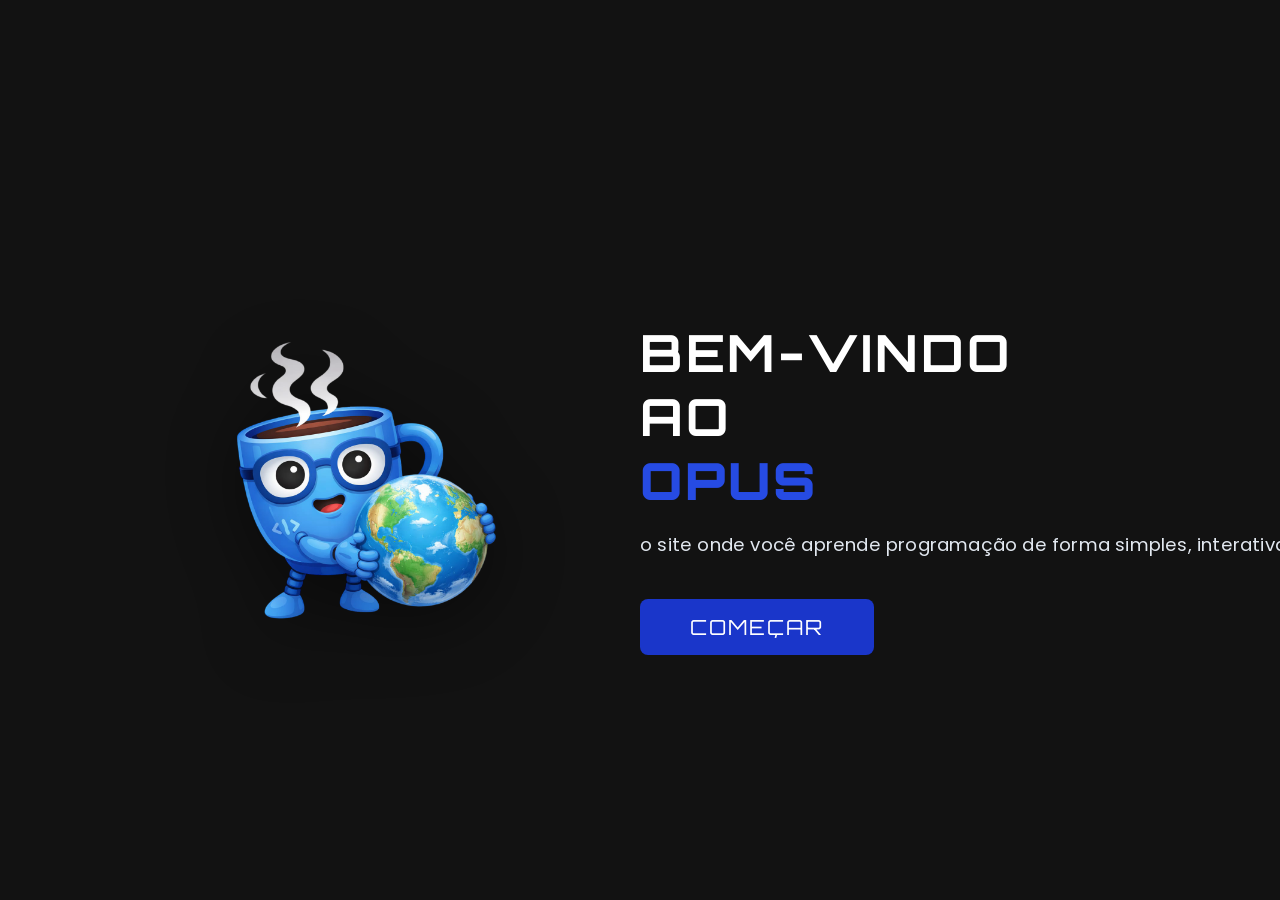
<file: front/index.html>
<!DOCTYPE html>
<html lang="pt-BR">
<head>
    <meta charset="UTF-8">
    <meta name="viewport" content="width=device-width, initial-scale=1.0">
    <title>Bem-vindo ao Opus</title>
    
    <link rel="preconnect" href="https://fonts.googleapis.com">
    <link rel="preconnect" href="https://fonts.gstatic.com" crossorigin>
    <link href="https://fonts.googleapis.com/css2?family=Orbitron:wght@700;900&family=Poppins:wght@300;400;600&display=swap" rel="stylesheet">
    <link rel="icon" type="image/png" href="assets/img/logo.png">
<link rel="shortcut icon" href="assets/img/logo.png">
    <link rel="stylesheet" href="assets/css/style.css">
</head>
<body>

    <canvas id="bg-canvas"></canvas>

    <div class="wrapper">
        <div class="left-side">
            <img src="assets/img/mundo.png" alt="Mascotes do Opus" class="mascots-img">
        </div>

        <div class="right-side">
            <h1 class="title">
                Bem-vindo<br>ao<br><span class="brand">Opus</span>
            </h1>
            <p class="description">
                o site onde você aprende programação de forma simples, interativa e divertida.
            </p>
            
            <a href="pages/introducao.html" class="btn-start" id="btnComecar">COMEÇAR</a>
        </div>
    </div>

    <script src="assets/js/script.js"></script>
</body>
</html>
</file>
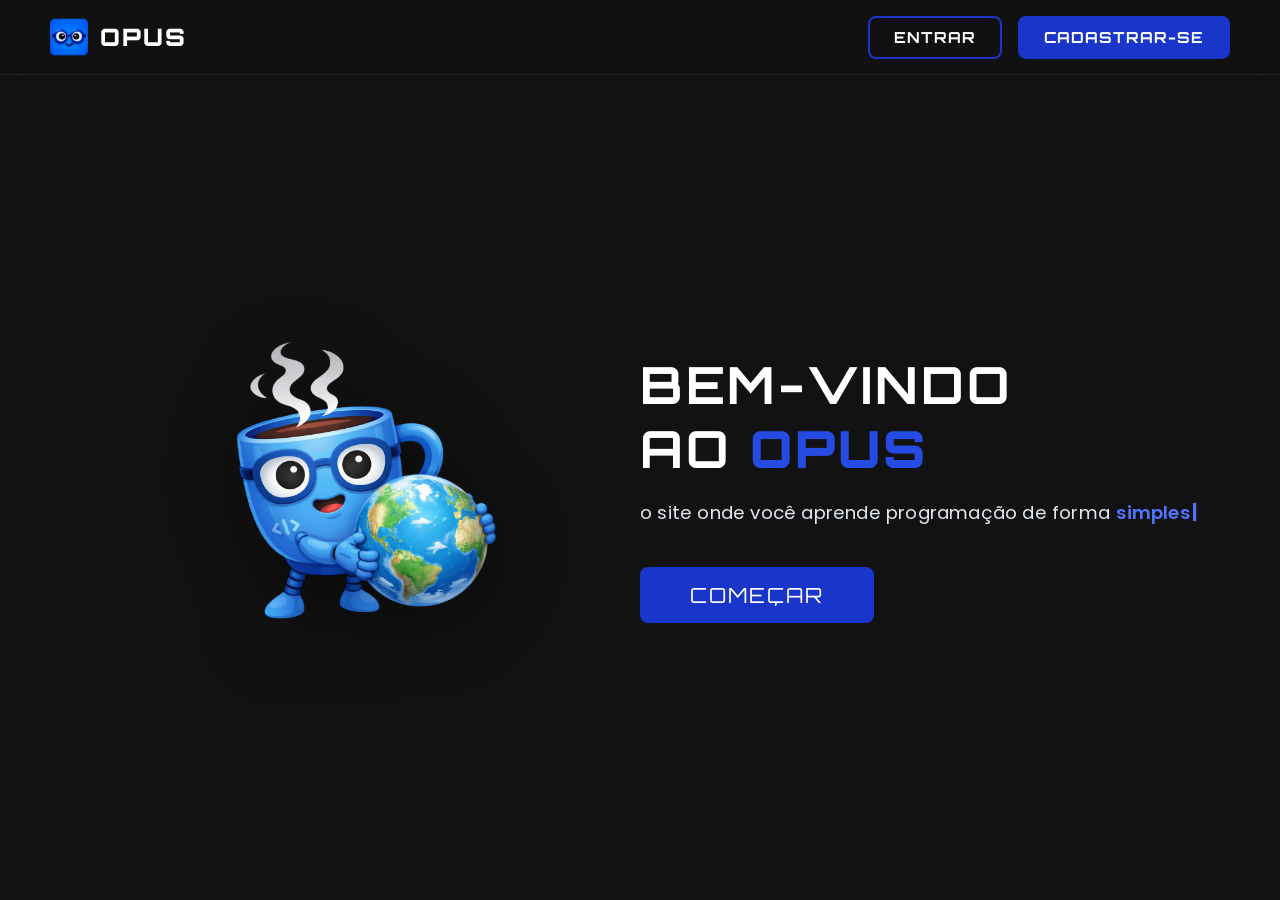
<file: front/pages/index.html>
<!DOCTYPE html>
<html lang="pt-BR">
<head>
    <meta charset="UTF-8">
    <meta name="viewport" content="width=device-width, initial-scale=1.0">
    <title>Bem-vindo ao Opus</title>

    <link rel="preconnect" href="https://fonts.googleapis.com">
    <link rel="preconnect" href="https://fonts.gstatic.com" crossorigin>
    <link href="https://fonts.googleapis.com/css2?family=Orbitron:wght@700;900&family=Poppins:wght@300;400;600&display=swap" rel="stylesheet">
    <link rel="icon" type="image/png" href="../assets/img/LOGO.png?v=3">
    <link rel="shortcut icon" type="image/png" href="../assets/img/LOGO.png?v=3">
    <link rel="stylesheet" href="../assets/css/style.css?v=7">
</head>
<body>

    <!-- TOP BAR DE NAVEGAÇÃO -->
    <header class="topbar">
        <a href="index.html" class="topbar-brand">
            <img src="../assets/img/LOGO.png?v=3" alt="Logo Opus" class="topbar-logo">
            <span class="topbar-title">OPUS</span>
        </a>
        <div class="topbar-actions">
            <a href="auth.html?mode=login" class="topbar-btn btn-login">ENTRAR</a>
            <a href="auth.html?mode=cadastro" class="topbar-btn btn-signup">CADASTRAR-SE</a>
        </div>
    </header>

    <canvas id="bg-canvas"></canvas>

    <div class="wrapper">
        <div class="left-side">
            <img src="../assets/img/mundo.png" alt="Mascotes do Opus" class="mascots-img">
        </div>

        <div class="right-side">
            <h1 class="title">
                Bem-vindo<br>ao <span class="brand">Opus</span>
            </h1>
            <p class="description">
                o site onde você aprende programação <span class="typewriter-line"><span>de forma</span><span class="typewriter-container"><span id="typewriter-text" class="typewriter-word">simples</span><span class="typewriter-cursor">|</span></span></span>
            </p>
            
            <a href="auth.html?mode=cadastro" class="btn-start" id="btnComecar">COMEÇAR</a>
        </div>
    </div>

    <script src="../assets/js/script.js?v=4"></script>
</body>
</html>
</file>
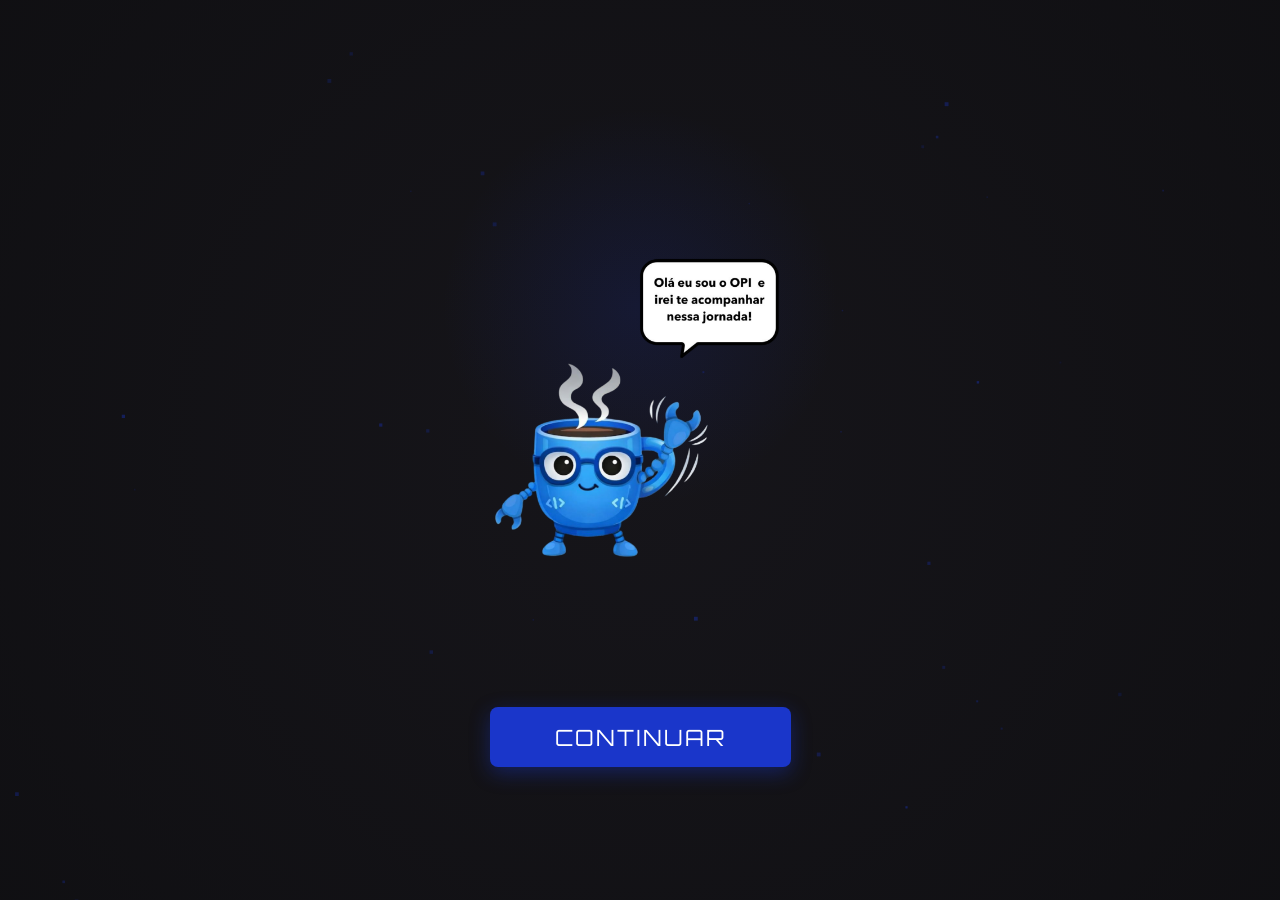
<file: front/introducao.html>
<!DOCTYPE html>
<html lang="pt-BR">
<head>
    <meta charset="UTF-8">
    <meta name="viewport" content="width=device-width, initial-scale=1.0">
    <title>Conheça o Opi - Opus</title>
    
    <link rel="preconnect" href="https://fonts.googleapis.com">
    <link rel="preconnect" href="https://fonts.gstatic.com" crossorigin>
    <link href="https://fonts.googleapis.com/css2?family=Orbitron:wght@700&display=swap" rel="stylesheet">
    <link rel="shortcut icon" href="img/logo.png">
    <link rel="stylesheet" href="intro.css">
</head>
<body>

    <canvas id="bg-canvas"></canvas>

    <div class="container">
        <div class="mascot-wrapper">
            <img src="img/opi 2.png" alt="Mascote Opi" class="opi-img">
        </div>

        <div class="action-wrapper">
            <a href="auth.html" class="btn-continue" id="btnContinuar">CONTINUAR</a>
        </div>
    </div>

    <script src="script_intro.js"></script>
</body>
</html>
</file>
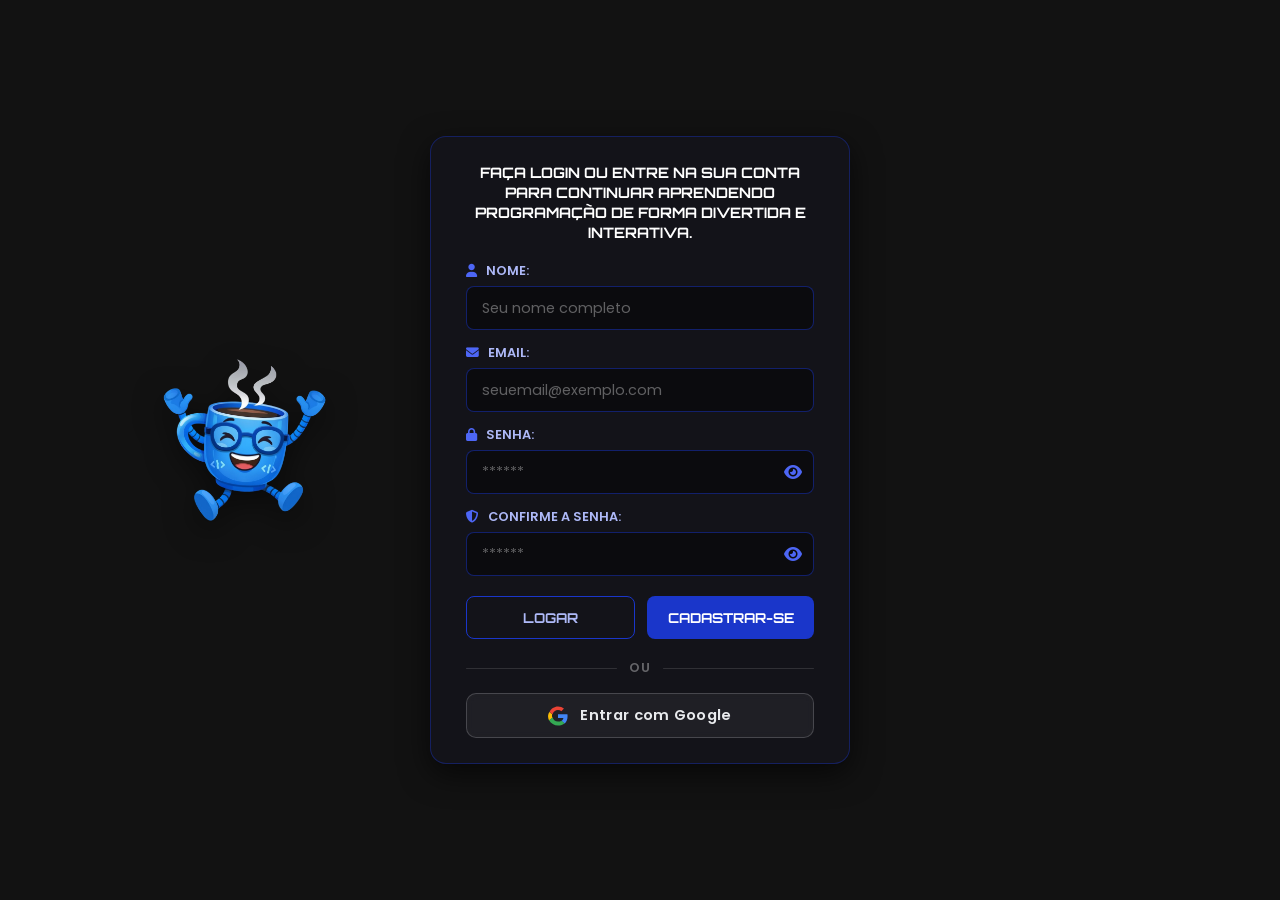
<file: front/pages/auth.html>
﻿<!DOCTYPE html>
<html lang="pt-BR">
<head>
    <meta charset="UTF-8">
    <meta name="viewport" content="width=device-width, initial-scale=1.0">
    <meta http-equiv="Cache-Control" content="no-cache, no-store, must-revalidate">
    <meta http-equiv="Pragma" content="no-cache">
    <meta http-equiv="Expires" content="0">
    <title>Acesse o Opus</title>
    
    <link rel="preconnect" href="https://fonts.googleapis.com">
    <link rel="preconnect" href="https://fonts.gstatic.com" crossorigin>
    <link href="https://fonts.googleapis.com/css2?family=Orbitron:wght@700;900&family=Poppins:wght@300;400;600&display=swap" rel="stylesheet">
    <link rel="icon" type="image/png" href="../assets/img/LOGO.png?v=3">
    <link rel="shortcut icon" type="image/png" href="../assets/img/LOGO.png?v=3">
    
    <link rel="stylesheet" href="https://cdnjs.cloudflare.com/ajax/libs/font-awesome/6.5.1/css/all.min.css">
    <!-- Google Identity Services -->
    <script src="https://accounts.google.com/gsi/client" async defer></script>
    
    <link rel="stylesheet" href="../assets/css/intro.css"> 
    <link rel="stylesheet" href="../assets/css/auth.css?v=20261020_5">
    <link rel="stylesheet" href="../assets/css/opus_alerta.css">

    <style>
        :root {
            color-scheme: dark;
        }

        /* Padronização rigorosa dos blocos de entrada */
        .card-input {
            display: flex !important;
            flex-direction: column !important;
            gap: 14px !important;
            width: 100% !important;
        }

        .input-group,
        #group-nome,
        #group-email,
        #group-senha,
        #group-confirmar {
            display: flex !important;
            flex-direction: column !important;
            text-align: left !important;
            width: 100% !important;
        }

        /* Prioridade para ocultar no modo Login */
        #group-nome[style*="display: none"],
        #group-confirmar[style*="display: none"] {
            display: none !important;
        }

        .input-group label {
            display: block !important;
            width: 100% !important;
            font-size: 0.8rem !important;
            font-weight: 600 !important;
            margin-bottom: 6px !important;
            color: #aeb9f8 !important;
            text-transform: uppercase !important;
            box-sizing: border-box !important;
        }

        .input-group label i {
            margin-right: 6px !important;
            color: #4d66f5 !important;
        }

        .input-with-icon {
            position: relative !important;
            width: 100% !important;
            display: flex !important;
            align-items: center !important;
            box-sizing: border-box !important;
        }

        /* TODOS os inputs do formulário com tamanho e visual idênticos */
        .input-with-icon input,
        .card-input input,
        #nome,
        #email,
        #senha,
        #confirme_senha {
            width: 100% !important;
            height: 44px !important;
            min-height: 44px !important;
            max-height: 44px !important;
            background: rgba(0, 0, 0, 0.4) !important;
            border: 1px solid rgba(26, 54, 202, 0.5) !important;
            color: #ffffff !important;
            padding: 10px 15px !important;
            border-radius: 8px !important;
            font-family: 'Poppins', sans-serif !important;
            font-size: 0.9rem !important;
            outline: none !important;
            transition: 0.3s ease !important;
            box-sizing: border-box !important;
            color-scheme: dark !important;
        }

        .input-with-icon input:focus,
        .card-input input:focus {
            border-color: #4d66f5 !important;
            background: rgba(0, 0, 0, 0.55) !important;
            color: #ffffff !important;
            box-shadow: 0 0 10px rgba(77, 102, 245, 0.3) !important;
        }

        .input-with-icon input::placeholder,
        .card-input input::placeholder {
            color: rgba(255, 255, 255, 0.35) !important;
        }

        /* Espaço para o botão de visibilidade nos campos de senha */
        .input-with-icon:has(.toggle-password) input,
        #group-senha input,
        #group-confirmar input,
        #senha,
        #confirme_senha {
            padding-right: 42px !important;
        }

        /* --- PREVENÇÃO DEFINITIVA CONTRA FUNDO BRANCO / AUTOFILL / COPIAR E COLAR DO NAVEGADOR --- */
        .input-with-icon input:-webkit-autofill,
        .input-with-icon input:-webkit-autofill:hover, 
        .input-with-icon input:-webkit-autofill:focus, 
        .input-with-icon input:-webkit-autofill:active,
        .card-input input:-webkit-autofill,
        .card-input input:-webkit-autofill:hover,
        .card-input input:-webkit-autofill:focus,
        .card-input input:-webkit-autofill:active,
        input:-webkit-autofill,
        input:-webkit-autofill:hover,
        input:-webkit-autofill:focus,
        input:-webkit-autofill:active {
            -webkit-box-shadow: 0 0 0 1000px #0e0f17 inset !important;
            box-shadow: 0 0 0 1000px #0e0f17 inset !important;
            -webkit-text-fill-color: #ffffff !important;
            color: #ffffff !important;
            caret-color: #ffffff !important;
            border-color: rgba(26, 54, 202, 0.5) !important;
            transition: background-color 500000s ease-in-out 0s !important;
            font-family: 'Poppins', sans-serif !important;
            font-size: 0.9rem !important;
        }

        .input-with-icon input:-webkit-autofill:focus,
        .card-input input:-webkit-autofill:focus,
        input:-webkit-autofill:focus {
            border-color: #4d66f5 !important;
            -webkit-box-shadow: 0 0 0 1000px #0e0f17 inset, 0 0 10px rgba(77, 102, 245, 0.3) !important;
            box-shadow: 0 0 0 1000px #0e0f17 inset, 0 0 10px rgba(77, 102, 245, 0.3) !important;
        }

        .input-with-icon input:autofill,
        .card-input input:autofill,
        input:autofill {
            background-color: #0e0f17 !important;
            -webkit-text-fill-color: #ffffff !important;
            color: #ffffff !important;
            box-shadow: 0 0 0 1000px #0e0f17 inset !important;
            border-color: rgba(26, 54, 202, 0.5) !important;
        }
    </style>
</head>
<body>

    <canvas id="bg-canvas"></canvas>

    <div class="main-wrapper">
        
        <div class="opi-side">
            <img src="../assets/img/opi pulando feliz.png" alt="Opi" class="opi-img">
        </div>

        <div class="auth-container">
            <h2 class="auth-title">
                FAÇA LOGIN OU ENTRE NA SUA CONTA PARA CONTINUAR APRENDENDO PROGRAMAÇÃO DE FORMA DIVERTIDA E INTERATIVA.
            </h2>

            <form action="../../back/auth/auth.php" method="POST" id="authForm">
                <input type="hidden" name="action" id="authAction" value="cadastro">
                <input type="hidden" name="grupo" id="authGrupo" value="">
                <input type="hidden" name="convite" id="authConvite" value="">

                <script>
                    (function() {
                        const p = new URLSearchParams(window.location.search);
                        if (p.get('grupo')) document.getElementById('authGrupo').value = p.get('grupo');
                        if (p.get('convite')) document.getElementById('authConvite').value = p.get('convite');
                    })();
                </script>

                <div class="card-input">
                    <div class="input-group" id="group-nome">
                        <label for="nome"><i class="fa-solid fa-user"></i> NOME:</label>
                        <div class="input-with-icon">
                            <input type="text" id="nome" name="nome" placeholder="Seu nome completo" required>
                        </div>
                    </div>

                    <div class="input-group" id="group-email">
                        <label for="email"><i class="fa-solid fa-envelope"></i> EMAIL:</label>
                        <div class="input-with-icon">
                            <input type="email" id="email" name="email" required placeholder="seuemail@exemplo.com">
                        </div>
                    </div>

                    <div class="input-group" id="group-senha">
                        <label for="senha"><i class="fa-solid fa-lock"></i> SENHA:</label>
                        <div class="input-with-icon">
                            <input type="password" id="senha" name="senha" required placeholder="******">
                            <button type="button" class="toggle-password" onclick="togglePasswordVisibility('senha', this)">
                                <i class="fa-solid fa-eye"></i>
                            </button>
                        </div>
                        
                        <div id="esqueceu-senha-container" style="display: none; text-align: right; margin-top: 8px;">
                            <a href="esqueceu_senha.php" style="color: #4d66f5; font-size: 0.85rem; text-decoration: none; font-family: 'Poppins', sans-serif; font-weight: 500; transition: color 0.3s;">
                                Esqueceu sua senha?
                            </a>
                        </div>
                    </div>

                    <div class="input-group" id="group-confirmar">
                        <label for="confirme_senha"><i class="fa-solid fa-shield-halved"></i> CONFIRME A SENHA:</label>
                        <div class="input-with-icon">
                            <input type="password" id="confirme_senha" name="confirme_senha" placeholder="******" required>
                            <button type="button" class="toggle-password" onclick="togglePasswordVisibility('confirme_senha', this)">
                                <i class="fa-solid fa-eye"></i>
                            </button>
                        </div>
                    </div>
                </div>

                <div class="buttons-group">
                    <button type="button" class="btn-auth secondary" id="btnModoLogin">LOGAR</button>
                    <button type="submit" class="btn-auth primary" id="btnSubmit">CADASTRAR-SE</button>
                </div>
            </form>

            <!-- Separador social -->
            <div class="social-divider">
                <span class="social-divider-line"></span>
                <span class="social-divider-text">ou</span>
                <span class="social-divider-line"></span>
            </div>

            <!-- Botão Entrar com Google -->
            <button id="btnGoogleLogin" class="btn-google" onclick="iniciarGoogleLogin()">
                <svg class="google-icon" xmlns="http://www.w3.org/2000/svg" viewBox="0 0 48 48">
                    <path fill="#EA4335" d="M24 9.5c3.14 0 5.95 1.08 8.17 2.85l6.09-6.09C34.46 3.19 29.52 1 24 1 14.82 1 7.08 6.48 3.77 14.22l7.08 5.5C12.6 13.6 17.86 9.5 24 9.5z"/>
                    <path fill="#4285F4" d="M46.98 24.55c0-1.57-.15-3.09-.38-4.55H24v9.02h12.94c-.58 2.96-2.26 5.48-4.78 7.18l7.73 6c4.51-4.18 7.09-10.36 7.09-17.65z"/>
                    <path fill="#FBBC05" d="M10.85 28.28A14.5 14.5 0 0 1 9.5 24c0-1.49.25-2.93.65-4.28l-7.08-5.5A23.93 23.93 0 0 0 0 24c0 3.77.9 7.34 2.46 10.54l8.39-6.26z"/>
                    <path fill="#34A853" d="M24 47c6.48 0 11.93-2.13 15.89-5.81l-7.73-6c-2.15 1.45-4.92 2.3-8.16 2.3-6.14 0-11.4-4.1-13.15-9.72l-8.39 6.26C7.08 41.52 14.82 47 24 47z"/>
                    <path fill="none" d="M0 0h48v48H0z"/>
                </svg>
                <span>Entrar com Google</span>
            </button>

            <!-- Container oculto do One Tap (não renderiza botão visível) -->
            <div id="g_id_onload"
                 data-client_id="111201670633-jful75g6i79jm1teb4fuqg28mrqjj284.apps.googleusercontent.com"
                 data-callback="handleGoogleCredential"
                 data-auto_prompt="false">
            </div>
        </div>

    </div>

    <script src="../assets/js/opus_alerta.js"></script>
    <script src="../assets/js/auth.js?v=20261121_1"></script>
    <script>
        // ── Google Sign-In ────────────────────────────────────────
        const GOOGLE_CLIENT_ID = '111201670633-jful75g6i79jm1teb4fuqg28mrqjj284.apps.googleusercontent.com';
        let googleTokenClient = null;
        let googleSafetyTimeout = null;

        function resetarBtnGoogle() {
            if (googleSafetyTimeout) {
                clearTimeout(googleSafetyTimeout);
                googleSafetyTimeout = null;
            }
            const btn = document.getElementById('btnGoogleLogin');
            if (!btn) return;
            btn.disabled = false;
            btn.innerHTML = `
                <svg class="google-icon" xmlns="http://www.w3.org/2000/svg" viewBox="0 0 48 48">
                    <path fill="#EA4335" d="M24 9.5c3.14 0 5.95 1.08 8.17 2.85l6.09-6.09C34.46 3.19 29.52 1 24 1 14.82 1 7.08 6.48 3.77 14.22l7.08 5.5C12.6 13.6 17.86 9.5 24 9.5z"/>
                    <path fill="#4285F4" d="M46.98 24.55c0-1.57-.15-3.09-.38-4.55H24v9.02h12.94c-.58 2.96-2.26 5.48-4.78 7.18l7.73 6c4.51-4.18 7.09-10.36 7.09-17.65z"/>
                    <path fill="#FBBC05" d="M10.85 28.28A14.5 14.5 0 0 1 9.5 24c0-1.49.25-2.93.65-4.28l-7.08-5.5A23.93 23.93 0 0 0 0 24c0 3.77.9 7.34 2.46 10.54l8.39-6.26z"/>
                    <path fill="#34A853" d="M24 47c6.48 0 11.93-2.13 15.89-5.81l-7.73-6c-2.15 1.45-4.92 2.3-8.16 2.3-6.14 0-11.4-4.1-13.15-9.72l-8.39 6.26C7.08 41.52 14.82 47 24 47z"/>
                    <path fill="none" d="M0 0h48v48H0z"/>
                </svg>
                <span>Entrar com Google</span>`;
        }

        function enviarAutenticacaoBackend(dados) {
            fetch('../../back/auth/google_callback.php', {
                method: 'POST',
                headers: { 'Content-Type': 'application/json' },
                body: JSON.stringify(dados),
            })
            .then(async (r) => {
                const text = await r.text();
                let data;
                try {
                    data = JSON.parse(text);
                } catch (e) {
                    console.error('Resposta não-JSON do servidor:', text);
                    if (text.includes('Erro de Conexão com o Banco de Dados') || text.includes('Erro no Banco de Dados')) {
                        throw new Error("O banco de dados 'opus' não foi encontrado no XAMPP. Importe o arquivo opus.sql no phpMyAdmin.");
                    }
                    throw new Error("Erro interno no servidor ao processar o login.");
                }
                return data;
            })
            .then(data => {
                resetarBtnGoogle();
                if (data.ok) {
                    localStorage.setItem('opus_cadastrado', 'true');
                    document.cookie = "opus_cadastrado=1; path=/; max-age=31536000";
                    window.location.href = data.redirect_url;
                } else {
                    opusAlerta({
                        tipo: 'error',
                        titulo: 'Erro no Google Sign-In',
                        mensagem: data.erro || 'Não foi possível autenticar sua conta Google. Tente novamente.'
                    });
                }
            })
            .catch(err => {
                resetarBtnGoogle();
                opusAlerta({
                    tipo: 'error',
                    titulo: 'Falha no Servidor',
                    mensagem: err.message || 'Não foi possível conectar ao servidor. Verifique se o Apache e o MySQL estão ativos no XAMPP.'
                });
            });
        }

        // Callback caso venha pelo One Tap (JWT id_token)
        function handleGoogleCredential(response) {
            if (!response || !response.credential) {
                resetarBtnGoogle();
                return;
            }
            enviarAutenticacaoBackend({ credential: response.credential });
        }

        function getGoogleTokenClient() {
            if (!googleTokenClient && window.google && google.accounts && google.accounts.oauth2) {
                googleTokenClient = google.accounts.oauth2.initTokenClient({
                    client_id: GOOGLE_CLIENT_ID,
                    scope: 'email profile openid',
                    callback: (tokenResponse) => {
                        if (tokenResponse.error) {
                            console.error('Google OAuth error:', tokenResponse);
                            resetarBtnGoogle();
                            let msg = 'Falha na autenticação do Google.';
                            if (tokenResponse.error === 'popup_closed_by_user') {
                                msg = 'A janela do Google foi fechada antes de concluir o login.';
                            } else if (tokenResponse.error === 'access_denied') {
                                msg = 'Acesso não autorizado ou cancelado.';
                            }
                            opusAlerta({
                                tipo: 'warning',
                                titulo: 'Login Cancelado',
                                mensagem: msg
                            });
                            return;
                        }
                        if (tokenResponse.access_token) {
                            enviarAutenticacaoBackend({ access_token: tokenResponse.access_token });
                        }
                    },
                    error_callback: (err) => {
                        console.error('Google token error:', err);
                        resetarBtnGoogle();
                        let msgErro = 'Não foi possível iniciar o login do Google.';
                        if (err && (err.type === 'origin_mismatch' || (err.message && err.message.includes('origin')))) {
                            msgErro = 'Origem não autorizada no Google Console. Acesse via http://localhost/OPUS ao invés de IP.';
                        }
                        opusAlerta({
                            tipo: 'error',
                            titulo: 'Erro do Google',
                            mensagem: msgErro
                        });
                    }
                });
            }
            return googleTokenClient;
        }

        function iniciarGoogleLogin() {
            // Verificação de URL/Origem (alerta se o usuário estiver usando 127.0.0.1 em vez de localhost)
            if (window.location.hostname === '127.0.0.1') {
                const urlAtual = window.location.href;
                const urlLocalhost = urlAtual.replace('127.0.0.1', 'localhost');
                opusAlerta({
                    tipo: 'info',
                    titulo: 'Dica de Conexão',
                    mensagem: 'O Google OAuth exige o endereço "localhost" em vez de "127.0.0.1". Redirecionando...',
                    botaoTexto: 'OK',
                    onConfirm: () => {
                        window.location.href = urlLocalhost;
                    }
                });
                setTimeout(() => { window.location.href = urlLocalhost; }, 2000);
                return;
            }

            const btn = document.getElementById('btnGoogleLogin');
            btn.disabled = true;
            btn.innerHTML = '<i class="fa-solid fa-circle-notch fa-spin"></i><span>Conectando...</span>';

            // Timeout de segurança: nunca deixa o botão travado em carregamento infinito
            if (googleSafetyTimeout) clearTimeout(googleSafetyTimeout);
            googleSafetyTimeout = setTimeout(() => {
                if (btn.disabled) {
                    resetarBtnGoogle();
                    opusAlerta({
                        tipo: 'warning',
                        titulo: 'Tempo Esgotado',
                        mensagem: 'O Google demorou para responder. Verifique se a janela pop-up não foi bloqueada pelo navegador ou se a rede da faculdade possui restrições.'
                    });
                }
            }, 15000);

            // Verifica se a biblioteca do Google carregou
            if (typeof google === 'undefined' || !google.accounts) {
                resetarBtnGoogle();
                opusAlerta({
                    tipo: 'error',
                    titulo: 'Google Indisponível',
                    mensagem: 'A biblioteca do Google não pôde ser carregada. Verifique sua conexão com a internet ou firewall da faculdade.'
                });
                return;
            }

            // Tenta fluxo popup moderno (OAuth 2.0 Token Client)
            try {
                const client = getGoogleTokenClient();
                if (client) {
                    client.requestAccessToken({ prompt: 'select_account' });
                    return;
                }
            } catch (err) {
                console.warn('OAuth token client falhou, tentando One Tap fallback:', err);
            }

            // Fallback: One Tap prompt
            try {
                google.accounts.id.initialize({
                    client_id: GOOGLE_CLIENT_ID,
                    callback: handleGoogleCredential,
                    ux_mode: 'popup',
                });
                google.accounts.id.prompt((notification) => {
                    if (notification.isNotDisplayed() || notification.isSkippedMoment()) {
                        resetarBtnGoogle();
                    }
                });
            } catch (e) {
                console.error(e);
                resetarBtnGoogle();
            }
        }

        // Inicializa silenciosamente o One Tap caso o usuário já esteja logado no navegador
        window.addEventListener('load', function () {
            if (typeof google !== 'undefined' && google.accounts && google.accounts.id) {
                google.accounts.id.initialize({
                    client_id: GOOGLE_CLIENT_ID,
                    callback: handleGoogleCredential,
                    auto_select: false,
                });
            }
        });
    </script>
    <script>
        // Função do olhinho da senha
        function togglePasswordVisibility(inputId, button) {
            const input = document.getElementById(inputId);
            const icon = button.querySelector('i');
            if (input.type === 'password') {
                input.type = 'text';
                icon.classList.remove('fa-eye');
                icon.classList.add('fa-eye-slash');
            } else {
                input.type = 'password';
                icon.classList.remove('fa-eye-slash');
                icon.classList.add('fa-eye');
            }
        }

        // Script inteligente que monitora se a tela está em "login" ou "cadastro"
        // e mostra/esconde o link de esquecer a senha automaticamente
        setInterval(function() {
            var acao = document.getElementById('authAction').value;
            var linkEsqueceu = document.getElementById('esqueceu-senha-container');
            
            if (acao === 'login') {
                linkEsqueceu.style.display = 'block'; // Mostra no Login
            } else {
                linkEsqueceu.style.display = 'none';  // Esconde no Cadastro
            }
        }, 100);
    </script>
</body>
</html>
</file>
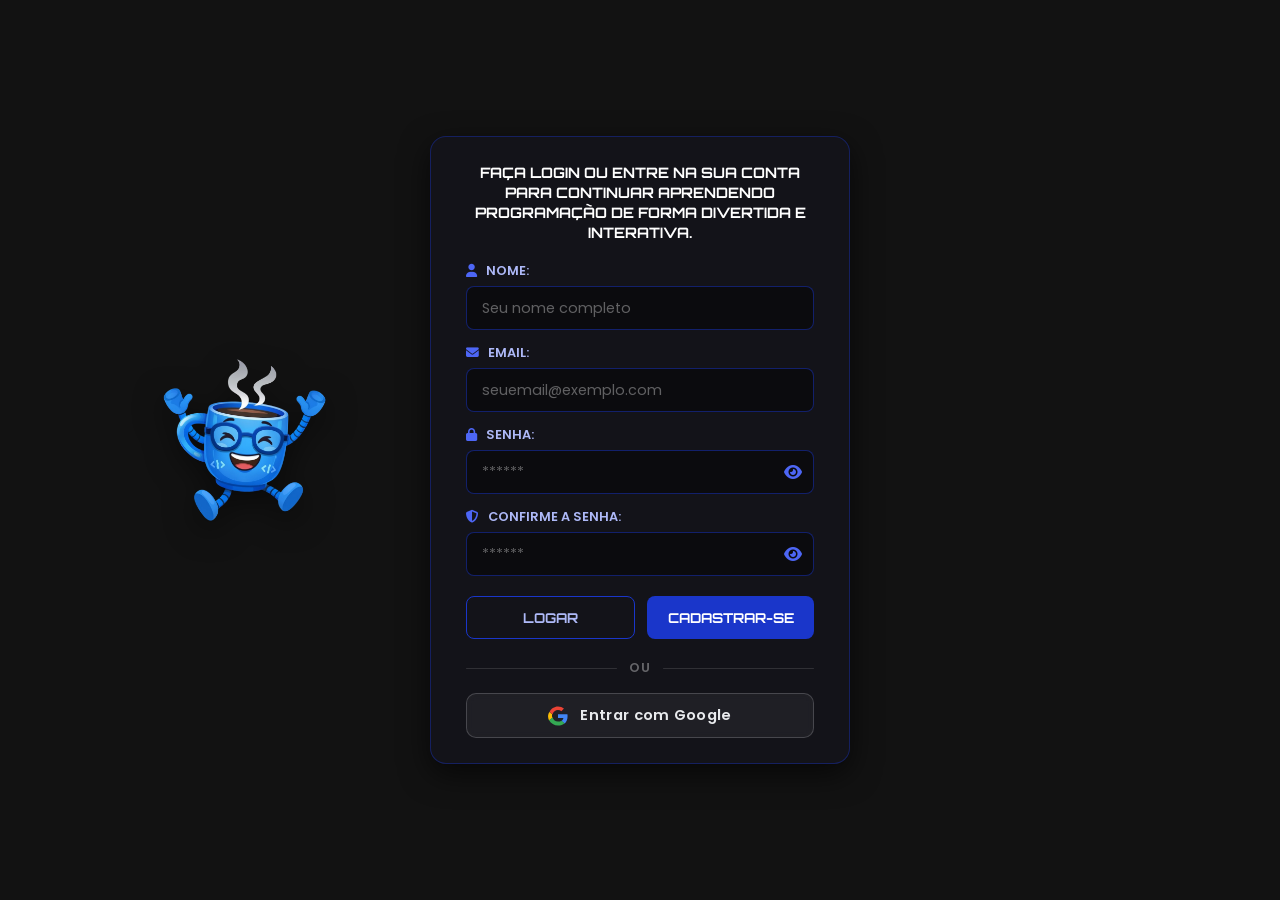
<file: front/pages/introducao.html>
<!DOCTYPE html>
<html lang="pt-BR">
<head>
    <meta charset="UTF-8">
    <meta name="viewport" content="width=device-width, initial-scale=1.0">
    <title>Conheça o Opi - Opus</title>

    <script>
        // Tela de apresentação desativada: redireciona direto para auth.html
        window.location.href = "auth.html";
    </script>
    
    <link rel="preconnect" href="https://fonts.googleapis.com">
    <link rel="preconnect" href="https://fonts.gstatic.com" crossorigin>
    <link href="https://fonts.googleapis.com/css2?family=Orbitron:wght@700&display=swap" rel="stylesheet">
    <link rel="shortcut icon" href="../assets/img/logo.png">
    <link rel="stylesheet" href="../assets/css/intro.css">
</head>
<body>

    <canvas id="bg-canvas"></canvas>

    <div class="container">
        <div class="mascot-wrapper">
            <img src="../assets/img/opi 2.png" alt="Mascote Opi" class="opi-img">
        </div>

        <div class="action-wrapper">
            <a href="auth.html" class="btn-continue" id="btnContinuar">CONTINUAR</a>
        </div>
    </div>

    <script src="../assets/js/script_intro.js"></script>
</body>
</html>
</file>
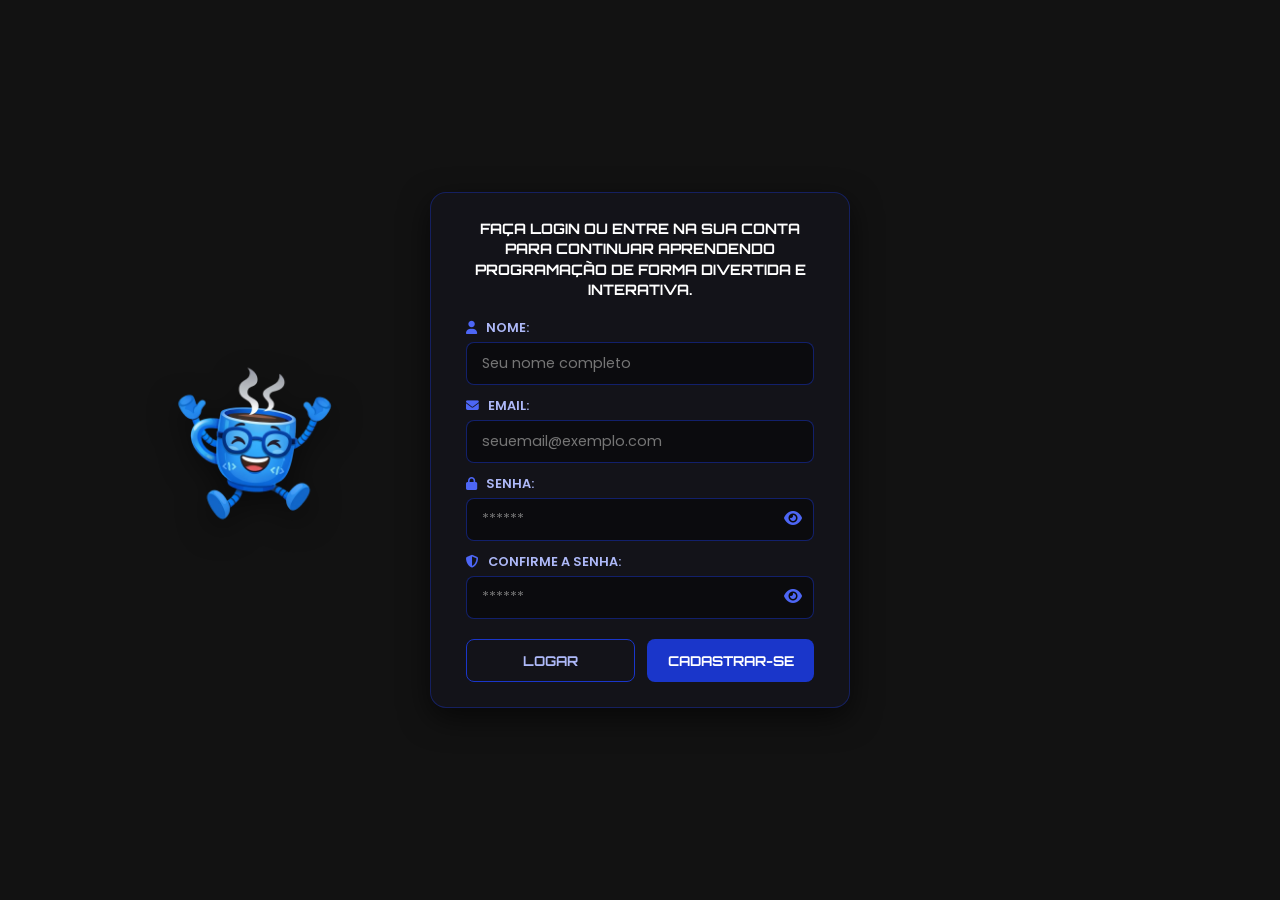
<file: OPUS/front/pages/auth.html>
<!DOCTYPE html>
<html lang="pt-BR">
<head>
    <meta charset="UTF-8">
    <meta name="viewport" content="width=device-width, initial-scale=1.0">
    <title>Acesse o Opus</title>
    
    <link rel="preconnect" href="https://fonts.googleapis.com">
    <link rel="preconnect" href="https://fonts.gstatic.com" crossorigin>
    <link href="https://fonts.googleapis.com/css2?family=Orbitron:wght@700;900&family=Poppins:wght@300;400;600&display=swap" rel="stylesheet">
    <link rel="shortcut icon" href="../assets/img/logo.png">
    
    <link rel="stylesheet" href="https://cdnjs.cloudflare.com/ajax/libs/font-awesome/6.5.1/css/all.min.css">
    
    <link rel="stylesheet" href="../assets/css/intro.css"> 
    <link rel="stylesheet" href="../assets/css/auth.css">
</head>
<body>

    <canvas id="bg-canvas"></canvas>

    <div class="main-wrapper">
        
        <div class="opi-side">
            <img src="../assets/img/opi pulando feliz.png" alt="Opi" class="opi-img">
        </div>

        <div class="auth-container">
            <h2 class="auth-title">
                FAÇA LOGIN OU ENTRE NA SUA CONTA PARA CONTINUAR APRENDENDO PROGRAMAÇÃO DE FORMA DIVERTIDA E INTERATIVA.
            </h2>

            <form action="../../back/auth.php" method="POST" id="authForm">
                <input type="hidden" name="action" id="authAction" value="cadastro">

                <div class="card-input">
                    <div class="input-group" id="group-nome">
                        <label for="nome"><i class="fa-solid fa-user"></i> NOME:</label>
                        <div class="input-with-icon">
                            <input type="text" id="nome" name="nome" placeholder="Seu nome completo" required>
                        </div>
                    </div>

                    <div class="input-group">
                        <label for="email"><i class="fa-solid fa-envelope"></i> EMAIL:</label>
                        <div class="input-with-icon">
                            <input type="email" id="email" name="email" required placeholder="seuemail@exemplo.com">
                        </div>
                    </div>

                    <div class="input-group" id="group-senha">
                        <label for="senha"><i class="fa-solid fa-lock"></i> SENHA:</label>
                        <div class="input-with-icon">
                            <input type="password" id="senha" name="senha" required placeholder="******">
                            <button type="button" class="toggle-password" onclick="togglePasswordVisibility('senha', this)">
                                <i class="fa-solid fa-eye"></i>
                            </button>
                        </div>
                        <div class="strength-bar-container" id="strength-container" style="display: none;">
                            <div id="strength-bar" class="strength-bar"></div>
                            <span id="strength-text" class="strength-text">Senha fraca</span>
                        </div>
                        
                        <div id="esqueceu-senha-container" style="display: none; text-align: right; margin-top: 8px;">
                            <a href="esqueceu_senha.php" style="color: #4d66f5; font-size: 0.85rem; text-decoration: none; font-family: 'Poppins', sans-serif; font-weight: 500; transition: color 0.3s;">
                                Esqueceu sua senha?
                            </a>
                        </div>
                    </div>

                    <div class="input-group" id="group-confirmar">
                        <label for="confirme_senha"><i class="fa-solid fa-shield-halved"></i> CONFIRME A SENHA:</label>
                        <div class="input-with-icon">
                            <input type="password" id="confirme_senha" name="confirme_senha" placeholder="******" required>
                            <button type="button" class="toggle-password" onclick="togglePasswordVisibility('confirme_senha', this)">
                                <i class="fa-solid fa-eye"></i>
                            </button>
                        </div>
                    </div>
                </div>

                <div id="password-requirements" class="password-requirements" style="display: block;"></div>

                <div class="buttons-group">
                    <button type="button" class="btn-auth secondary" id="btnModoLogin">LOGAR</button>
                    <button type="submit" class="btn-auth primary" id="btnSubmit">CADASTRAR-SE</button>
                </div>
            </form>
        </div>

    </div>

    <script src="../assets/js/auth.js"></script>
    <script>
        // Função do olhinho da senha
        function togglePasswordVisibility(inputId, button) {
            const input = document.getElementById(inputId);
            const icon = button.querySelector('i');
            if (input.type === 'password') {
                input.type = 'text';
                icon.classList.remove('fa-eye');
                icon.classList.add('fa-eye-slash');
            } else {
                input.type = 'password';
                icon.classList.remove('fa-eye-slash');
                icon.classList.add('fa-eye');
            }
        }

        // Script inteligente que monitora se a tela está em "login" ou "cadastro"
        // e mostra/esconde o link de esquecer a senha automaticamente
        setInterval(function() {
            var acao = document.getElementById('authAction').value;
            var linkEsqueceu = document.getElementById('esqueceu-senha-container');
            
            if (acao === 'login') {
                linkEsqueceu.style.display = 'block'; // Mostra no Login
            } else {
                linkEsqueceu.style.display = 'none';  // Esconde no Cadastro
            }
        }, 100);
    </script>
</body>
</html>
</file>
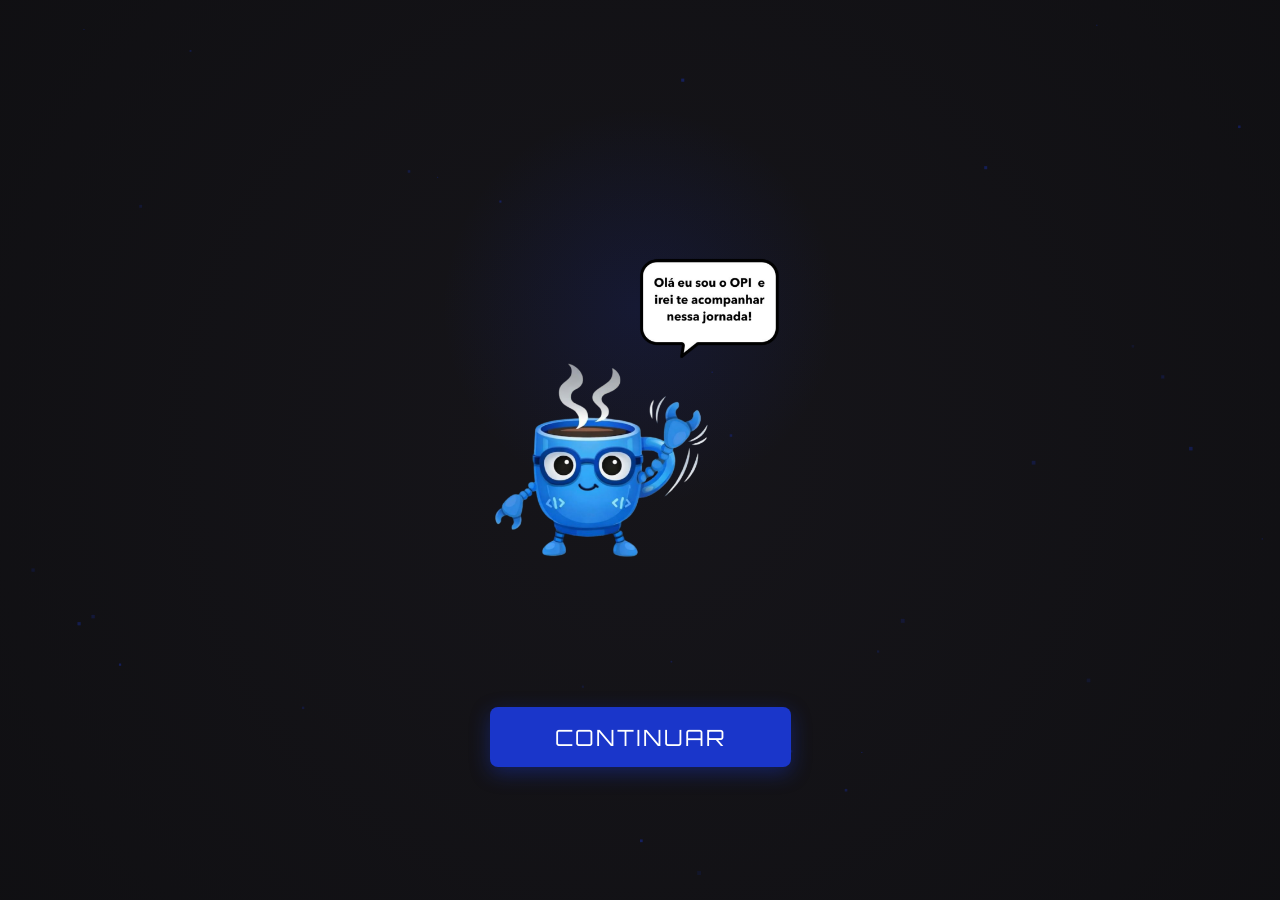
<file: OPUS/front/pages/introducao.html>
<!DOCTYPE html>
<html lang="pt-BR">
<head>
    <meta charset="UTF-8">
    <meta name="viewport" content="width=device-width, initial-scale=1.0">
    <title>Conheça o Opi - Opus</title>
    
    <link rel="preconnect" href="https://fonts.googleapis.com">
    <link rel="preconnect" href="https://fonts.gstatic.com" crossorigin>
    <link href="https://fonts.googleapis.com/css2?family=Orbitron:wght@700&display=swap" rel="stylesheet">
    <link rel="shortcut icon" href="../assets/img/logo.png">
    <link rel="stylesheet" href="../assets/css/intro.css">
</head>
<body>

    <canvas id="bg-canvas"></canvas>

    <div class="container">
        <div class="mascot-wrapper">
            <img src="../assets/img/opi 2.png" alt="Mascote Opi" class="opi-img">
        </div>

        <div class="action-wrapper">
            <a href="auth.html" class="btn-continue" id="btnContinuar">CONTINUAR</a>
        </div>
    </div>

    <script src="../assets/js/script_intro.js"></script>
</body>
</html>
</file>
<file: front/assets/css/style.css>
/* --- ESTILOS GERAIS --- */
* {
    margin: 0;
    padding: 0;
    box-sizing: border-box;
}

body, html {
    width: 100%;
    height: 100%;
    font-family: 'Poppins', sans-serif;
    background-color: #121212;
    color: #ffffff;
    overflow-x: hidden;
    display: flex;
    flex-direction: column;
    justify-content: center;
    align-items: center;
}

#bg-canvas {
    position: absolute;
    top: 0;
    left: 0;
    width: 100%;
    height: 100%;
    z-index: 1;
    pointer-events: none;
}

/* --- TOP BAR HEADER --- */
.topbar {
    position: fixed;
    top: 0;
    left: 0;
    width: 100%;
    height: 75px;
    z-index: 10;
    display: flex;
    justify-content: space-between;
    align-items: center;
    padding: 0 50px;
    background: rgba(18, 18, 18, 0.75);
    backdrop-filter: blur(12px);
    -webkit-backdrop-filter: blur(12px);
    border-bottom: 1px solid rgba(255, 255, 255, 0.08);
}

.topbar-brand {
    display: flex;
    align-items: center;
    gap: 12px;
    text-decoration: none;
}

.topbar-logo {
    height: 38px;
    width: auto;
    object-fit: contain;
}

.topbar-title {
    font-family: 'Orbitron', sans-serif;
    font-size: 1.5rem;
    font-weight: 900;
    color: #ffffff;
    letter-spacing: 2px;
}

.topbar-actions {
    display: flex;
    align-items: center;
    gap: 16px;
}

.topbar-btn {
    font-family: 'Orbitron', sans-serif;
    font-size: 0.95rem;
    font-weight: 700;
    padding: 10px 24px;
    border-radius: 8px;
    text-decoration: none;
    letter-spacing: 1px;
    transition: all 0.3s ease;
    cursor: pointer;
}

.topbar-btn.btn-login {
    background: transparent;
    color: #ffffff;
    border: 2px solid #1a36ca;
}

.topbar-btn.btn-login:hover {
    background: rgba(26, 54, 202, 0.2);
    border-color: #264be3;
    box-shadow: none;
    transform: translateY(-2px);
}

.topbar-btn.btn-signup {
    background: #1a36ca;
    color: #ffffff;
    border: 2px solid #1a36ca;
    box-shadow: none;
}

.topbar-btn.btn-signup:hover {
    background: #264be3;
    border-color: #264be3;
    box-shadow: none;
    transform: translateY(-2px);
}

/* --- LAYOUT DA TELA --- */
.wrapper {
    position: relative;
    z-index: 2;
    width: 100%;
    max-width: 1200px;
    padding: 20px;
    margin-top: 75px;
    display: flex;
    flex-direction: row;
    align-items: center;
    justify-content: center;
    gap: 40px;
}

.left-side {
    flex: 0 0 460px;
    width: 460px;
    max-width: 460px;
    display: flex;
    justify-content: center;
    align-items: center;
    position: relative;
}

.mascots-img {
    max-width: 100%;
    width: 100%;
    height: auto;
    object-fit: contain;
    animation: float 4s ease-in-out infinite;
    filter: drop-shadow(0 15px 35px rgba(0, 0, 0, 0.45));
}

.right-side {
    flex: 0 0 540px;
    width: 540px;
    max-width: 540px;
    display: flex;
    flex-direction: column;
    justify-content: center;
    align-items: flex-start;
    padding-left: 20px;
}

/* --- TIPOGRAFIA --- */
.title {
    font-family: 'Orbitron', sans-serif;
    font-size: 3.2rem;
    letter-spacing: 3px;
    line-height: 1.25;
    color: #ffffff;
    margin-bottom: 18px;
    text-transform: uppercase;
}

.title .brand {
    color: #264be3;
    font-weight: 900;
}

.description {
    font-size: 1.15rem;
    color: #e2e8f0;
    max-width: 540px;
    line-height: 1.6;
    margin-bottom: 40px;
    font-weight: 400;
    letter-spacing: 0.2px;
    white-space: nowrap;
}

.typewriter-line {
    white-space: nowrap;
    display: inline-flex;
    align-items: baseline;
    gap: 0.35em;
}

.typewriter-container {
    display: inline-block;
    width: 130px;
    text-align: left;
    vertical-align: baseline;
    white-space: nowrap;
    min-height: 1.2em;
}

.typewriter-word {
    color: #4f75ff;
    font-weight: 600;
}

.typewriter-cursor {
    display: inline-block;
    color: #4f75ff;
    margin-left: 2px;
    animation: blink 0.75s step-end infinite;
    font-weight: 700;
}

@keyframes blink {
    0%, 100% { opacity: 1; }
    50% { opacity: 0; }
}

/* Botão Começar */
.btn-start {
    display: inline-block;
    font-family: 'Orbitron', sans-serif;
    font-size: 1.3rem;
    background-color: #1a36ca;
    color: #ffffff;
    text-decoration: none;
    padding: 15px 50px;
    border-radius: 8px;
    border: none;
    cursor: pointer;
    box-shadow: none;
    transition: all 0.3s ease;
    letter-spacing: 2px;
}

.btn-start:hover {
    background-color: #264be3;
    transform: translateY(-3px);
    box-shadow: none;
}

@keyframes float {
    0% { transform: translateY(0px); }
    50% { transform: translateY(-10px); }
    100% { transform: translateY(0px); }
}

/* Responsividade */
@media (max-width: 900px) {
    .topbar { padding: 0 20px; height: 65px; }
    .topbar-title { font-size: 1.2rem; }
    .topbar-btn { padding: 8px 16px; font-size: 0.85rem; }
    .wrapper { 
        flex-direction: column; 
        text-align: center; 
        margin-top: 65px; 
        gap: 20px;
    }
    .left-side {
        flex: none;
        width: 100%;
        max-width: 320px;
    }
    .right-side {
        flex: none;
        width: 100%;
        max-width: 100%;
        padding-left: 0;
        align-items: center;
        margin-top: 10px;
    }
    .title { font-size: 2.2rem; }
    .description {
        font-size: 1.05rem;
        max-width: 100%;
        white-space: normal;
        min-height: 3.2em;
    }
    .typewriter-container {
        width: auto;
        min-width: 110px;
    }
}
</file>
<file: front/intro.css>
/* --- ESTILOS GERAIS --- */
* {
    margin: 0;
    padding: 0;
    box-sizing: border-box;
}

body, html {
    width: 100%;
    height: 100%;
    background-color: #121212;
    overflow: hidden;
    display: flex;
    justify-content: center;
    align-items: center;
}

/* Canvas de Fundo */
#bg-canvas {
    position: absolute;
    top: 0;
    left: 0;
    width: 100%;
    height: 100%;
    z-index: 1;
    pointer-events: none;
}

/* --- CONTAINER DA TELA --- */
.container {
    position: relative;
    z-index: 2;
    display: flex;
    flex-direction: column;
    align-items: center;
    justify-content: center;
    width: 100%;
    max-width: 800px;
    padding: 20px;
    height: 100vh;
}

/* Bloco do Mascote */
.mascot-wrapper {
    flex: 2;
    display: flex;
    justify-content: center;
    align-items: flex-end; /* Encosta mais próximo ao centro/baixo */
    position: relative;
    width: 100%;
}

/* Brilho azul de fundo centralizado atrás do Opi */
.mascot-wrapper::before {
    content: '';
    position: absolute;
    width: 400px;
    height: 400px;
    background: radial-gradient(circle, rgba(26, 54, 202, 0.15) 0%, rgba(0,0,0,0) 70%);
    top: 50%;
    left: 50%;
    transform: translate(-50%, -50%);
    z-index: -1;
}

.opi-img {
    max-width: 100%;
    max-height: 380px;
    height: auto;
    object-fit: contain;
    /* Animação suave para o Opi flutuar levemente */
    animation: floatMascot 4s ease-in-out infinite;
}

/* Bloco do Botão */
.action-wrapper {
    flex: 1;
    display: flex;
    justify-content: center;
    align-items: center;
    width: 100%;
}

/* Botão Continuar */
.btn-continue {
    display: inline-block;
    font-family: 'Orbitron', sans-serif;
    font-size: 1.4rem;
    background-color: #1a36ca; /* Azul idêntico ao da imagem */
    color: #ffffff;
    text-decoration: none;
    padding: 16px 65px;
    border-radius: 8px;
    border: none;
    cursor: pointer;
    box-shadow: 0 6px 20px rgba(26, 54, 202, 0.4);
    transition: all 0.3s ease;
    letter-spacing: 2px;
    text-transform: uppercase;
}

.btn-continue:hover {
    background-color: #264be3;
    transform: translateY(-3px);
    box-shadow: 0 8px 25px rgba(38, 75, 227, 0.6);
}

.btn-continue:active {
    transform: translateY(1px);
}

/* --- ANIMAÇÃO DE FLUTUAÇÃO --- */
@keyframes floatMascot {
    0% { transform: translateY(0px); }
    50% { transform: translateY(-8px); }
    100% { transform: translateY(0px); }
}

/* Ajustes para telas bem pequenas (Celulares) */
@media (max-width: 480px) {
    .opi-img {
        max-height: 280px;
    }
    .btn-continue {
        font-size: 1.1rem;
        padding: 14px 45px;
    }
}
</file>
<file: front/assets/css/intro.css>
/* --- ESTILOS GERAIS --- */
* {
    margin: 0;
    padding: 0;
    box-sizing: border-box;
}

body, html {
    width: 100%;
    height: 100%;
    background-color: #121212;
    overflow: hidden;
    display: flex;
    justify-content: center;
    align-items: center;
}

/* Canvas de Fundo */
#bg-canvas {
    position: absolute;
    top: 0;
    left: 0;
    width: 100%;
    height: 100%;
    z-index: 1;
    pointer-events: none;
}

/* --- CONTAINER DA TELA --- */
.container {
    position: relative;
    z-index: 2;
    display: flex;
    flex-direction: column;
    align-items: center;
    justify-content: center;
    width: 100%;
    max-width: 800px;
    padding: 20px;
    height: 100vh;
}

/* Bloco do Mascote */
.mascot-wrapper {
    flex: 2;
    display: flex;
    justify-content: center;
    align-items: flex-end; /* Encosta mais próximo ao centro/baixo */
    position: relative;
    width: 100%;
}

/* Brilho azul de fundo centralizado atrás do Opi */
.mascot-wrapper::before {
    content: '';
    position: absolute;
    width: 400px;
    height: 400px;
    background: radial-gradient(circle, rgba(26, 54, 202, 0.15) 0%, rgba(0,0,0,0) 70%);
    top: 50%;
    left: 50%;
    transform: translate(-50%, -50%);
    z-index: -1;
}

.opi-img {
    max-width: 100%;
    max-height: 380px;
    height: auto;
    object-fit: contain;
    /* Animação suave para o Opi flutuar levemente */
    animation: floatMascot 4s ease-in-out infinite;
}

/* Bloco do Botão */
.action-wrapper {
    flex: 1;
    display: flex;
    justify-content: center;
    align-items: center;
    width: 100%;
}

/* Botão Continuar */
.btn-continue {
    display: inline-block;
    font-family: 'Orbitron', sans-serif;
    font-size: 1.4rem;
    background-color: #1a36ca; /* Azul idêntico ao da imagem */
    color: #ffffff;
    text-decoration: none;
    padding: 16px 65px;
    border-radius: 8px;
    border: none;
    cursor: pointer;
    box-shadow: none;
    transition: all 0.3s ease;
    letter-spacing: 2px;
    text-transform: uppercase;
}

.btn-continue:hover {
    background-color: #264be3;
    transform: translateY(-3px);
    box-shadow: none;
}

.btn-continue:active {
    transform: translateY(1px);
}

/* --- ANIMAÇÃO DE FLUTUAÇÃO --- */
@keyframes floatMascot {
    0% { transform: translateY(0px); }
    50% { transform: translateY(-8px); }
    100% { transform: translateY(0px); }
}

/* Ajustes para telas bem pequenas (Celulares) */
@media (max-width: 480px) {
    .opi-img {
        max-height: 280px;
    }
    .btn-continue {
        font-size: 1.1rem;
        padding: 14px 45px;
    }
}
</file>
<file: front/assets/css/auth.css>
/* --- RESET E ESTRUTURA GERAL --- */
:root {
    color-scheme: dark;
}

body {
    margin: 0;
    padding: 0;
    height: 100vh;
    display: flex;
    align-items: center;
    justify-content: center;
    font-family: 'Poppins', sans-serif;
    color: #fff;
    overflow: hidden; /* Remove de vez a barra de rolagem */
}

#bg-canvas {
    position: fixed;
    top: 0;
    left: 0;
    width: 100vw;
    height: 100vh;
    z-index: -1;
}

/* --- CONTAINER PRINCIPAL (Centralizado) --- */
.main-wrapper {
    position: relative;
    z-index: 10;
    display: flex;
    align-items: center;
    justify-content: center;
    width: 100%;
}

/* --- CONTAINER DO FORMULÁRIO (No centro da tela) --- */
.auth-container {
    position: relative; /* Importante para ancorar o mascote nela */
    background: rgba(20, 20, 28, 0.85);
    backdrop-filter: blur(8px);
    border: 1px solid rgba(26, 54, 202, 0.4);
    border-radius: 16px;
    padding: 25px 35px;
    width: 100%;
    max-width: 420px;
    box-shadow: 0 10px 30px rgba(0, 0, 0, 0.6);
    display: flex;
    flex-direction: column;
    z-index: 20;
}

.auth-title {
    font-family: 'Orbitron', sans-serif;
    font-size: 0.9rem;
    color: #fff;
    margin-top: 0;
    margin-bottom: 20px;
    line-height: 1.4;
    text-align: center;
}

/* --- MASCOTE (Posicionado ao lado da caixa) --- */
.opi-side {
    position: absolute;
    right: calc(50% + 220px);
    top: 50%;
    transform: translateY(-50%);
    z-index: 15;
    pointer-events: none;
}

.opi-img {
    width: 100%;
    max-width: 350px;
    height: auto;
    filter: drop-shadow(0px 10px 15px rgba(0,0,0,0.5));
    animation: float 3s ease-in-out infinite;
}

@keyframes float {
    0% { transform: translateY(0px); }
    50% { transform: translateY(-15px); }
    100% { transform: translateY(0px); }
}

/* --- INPUTS E FORMULÁRIO (PADRONIZAÇÃO COMPLETA) --- */
.card-input {
    display: flex;
    flex-direction: column;
    gap: 14px;
    width: 100%;
}

.input-group,
#group-nome,
#group-email,
#group-senha,
#group-confirmar {
    display: flex;
    flex-direction: column;
    text-align: left;
    width: 100%;
}

.input-group label {
    display: block;
    width: 100%;
    font-size: 0.8rem;
    font-weight: 600;
    margin-bottom: 6px;
    color: #aeb9f8;
    text-transform: uppercase;
    box-sizing: border-box;
}

.input-group label i {
    margin-right: 6px;
    color: #4d66f5;
}

.input-with-icon {
    position: relative;
    width: 100%;
    display: flex;
    align-items: center;
    box-sizing: border-box;
}

/* TODOS os inputs do formulário padronizados */
.input-with-icon input,
.input-group input,
.card-input input,
#nome,
#email,
#senha,
#confirme_senha {
    width: 100%;
    height: 44px;
    min-height: 44px;
    max-height: 44px;
    background: rgba(0, 0, 0, 0.4);
    border: 1px solid rgba(26, 54, 202, 0.5);
    color: #ffffff;
    padding: 10px 15px;
    border-radius: 8px;
    font-family: 'Poppins', sans-serif;
    font-size: 0.9rem;
    outline: none;
    transition: 0.3s ease;
    box-sizing: border-box;
    color-scheme: dark;
}

.input-with-icon input:focus,
.input-group input:focus,
.card-input input:focus {
    border-color: #4d66f5;
    background: rgba(0, 0, 0, 0.55);
    color: #ffffff;
    box-shadow: 0 0 10px rgba(77, 102, 245, 0.3);
}

.input-with-icon input::placeholder,
.card-input input::placeholder {
    color: rgba(255, 255, 255, 0.35);
}

/* Campos de senha possuem botão de toggle: espaçamento extra à direita para o texto não ficar sob o ícone */
.input-with-icon:has(.toggle-password) input,
#group-senha input,
#group-confirmar input,
#senha,
#confirme_senha {
    padding-right: 42px;
}

.toggle-password {
    position: absolute;
    right: 12px;
    top: 50%;
    transform: translateY(-50%);
    background: transparent;
    border: none;
    color: #4d66f5;
    cursor: pointer;
    font-size: 1rem;
    padding: 0;
    display: flex;
    align-items: center;
    justify-content: center;
    line-height: 1;
}

.toggle-password:hover {
    color: #ffffff;
}

/* --- PREVENÇÃO CONTRA FUNDO BRANCO NO AUTOFILL / COPIAR E COLAR / SUGESTÕES DO NAVEGADOR --- */
.input-with-icon input:-webkit-autofill,
.input-with-icon input:-webkit-autofill:hover, 
.input-with-icon input:-webkit-autofill:focus, 
.input-with-icon input:-webkit-autofill:active,
.card-input input:-webkit-autofill,
.card-input input:-webkit-autofill:hover,
.card-input input:-webkit-autofill:focus,
.card-input input:-webkit-autofill:active,
input:-webkit-autofill,
input:-webkit-autofill:hover,
input:-webkit-autofill:focus,
input:-webkit-autofill:active {
    -webkit-box-shadow: 0 0 0 1000px #0e0f17 inset !important;
    box-shadow: 0 0 0 1000px #0e0f17 inset !important;
    -webkit-text-fill-color: #ffffff !important;
    color: #ffffff !important;
    caret-color: #ffffff !important;
    border-color: rgba(26, 54, 202, 0.5) !important;
    transition: background-color 500000s ease-in-out 0s !important;
    font-family: 'Poppins', sans-serif !important;
    font-size: 0.9rem !important;
}

.input-with-icon input:-webkit-autofill:focus,
.card-input input:-webkit-autofill:focus,
input:-webkit-autofill:focus {
    border-color: #4d66f5 !important;
    -webkit-box-shadow: 0 0 0 1000px #0e0f17 inset, 0 0 10px rgba(77, 102, 245, 0.3) !important;
    box-shadow: 0 0 0 1000px #0e0f17 inset, 0 0 10px rgba(77, 102, 245, 0.3) !important;
}

.input-with-icon input:autofill,
.card-input input:autofill,
input:autofill {
    background-color: #0e0f17 !important;
    -webkit-text-fill-color: #ffffff !important;
    color: #ffffff !important;
    box-shadow: 0 0 0 1000px #0e0f17 inset !important;
    border-color: rgba(26, 54, 202, 0.5) !important;
}

/* --- BOTÕES DE AÇÃO --- */
.buttons-group {
    display: flex;
    justify-content: center;
    gap: 12px;
    margin-top: 20px;
}

.btn-auth {
    flex: 1;
    padding: 12px;
    border-radius: 8px;
    font-family: 'Orbitron', sans-serif;
    font-weight: 700;
    font-size: 0.85rem;
    cursor: pointer;
    transition: 0.3s ease;
    border: none;
    text-transform: uppercase;
    text-align: center;
}

.btn-auth.primary {
    background: #1a36ca;
    color: #fff;
}

.btn-auth.primary:hover {
    background: #324edc;
    box-shadow: none;
}

.btn-auth.secondary {
    background: transparent;
    border: 1px solid #1a36ca;
    color: #aeb9f8;
}

.btn-auth.secondary:hover {
    background: rgba(26, 54, 202, 0.15);
    color: #fff;
}

/* ─── Separador "ou" ────────────────────────────────────────── */
.social-divider {
    display: flex;
    align-items: center;
    gap: 12px;
    margin: 20px 0 16px;
}

.social-divider-line {
    flex: 1;
    height: 1px;
    background: rgba(255, 255, 255, 0.12);
    border-radius: 1px;
}

.social-divider-text {
    font-family: 'Poppins', sans-serif;
    font-size: 0.8rem;
    font-weight: 600;
    color: rgba(255, 255, 255, 0.35);
    text-transform: uppercase;
    letter-spacing: 1px;
    white-space: nowrap;
}

/* ─── Botão Entrar com Google ───────────────────────────────── */
.btn-google {
    width: 100%;
    display: flex;
    align-items: center;
    justify-content: center;
    gap: 12px;
    background: rgba(255, 255, 255, 0.05);
    border: 1px solid rgba(255, 255, 255, 0.18);
    border-radius: 10px;
    padding: 11px 18px;
    color: #e8eaed;
    font-family: 'Poppins', sans-serif;
    font-size: 0.92rem;
    font-weight: 600;
    cursor: pointer;
    transition: background 0.25s ease, border-color 0.25s ease, transform 0.15s ease, box-shadow 0.25s ease;
    backdrop-filter: blur(4px);
    letter-spacing: 0.3px;
}

.btn-google:hover {
    background: rgba(255, 255, 255, 0.1);
    border-color: rgba(255, 255, 255, 0.35);
    box-shadow: 0 4px 16px rgba(0, 0, 0, 0.35);
    transform: translateY(-1px);
}

.btn-google:active {
    transform: translateY(0);
    box-shadow: none;
}

.btn-google:disabled {
    opacity: 0.55;
    cursor: not-allowed;
    transform: none;
}

.google-icon {
    width: 20px;
    height: 20px;
    flex-shrink: 0;
}

.btn-google .fa-spin {
    font-size: 1rem;
    color: #4285F4;
}

/* Responsividade Básica para telas menores que 800px (Celulares) */
@media (max-width: 800px) {
    .main-wrapper {
        flex-direction: column;
    }
    .opi-side {
        position: relative;
        right: auto;
        top: auto;
        transform: none;
        margin-bottom: 20px;
    }
    .opi-img {
        max-width: 150px;
        animation: none;
    }
    body {
        overflow-y: auto;
    }
    .auth-container {
        max-width: 90%;
    }
}
</file>
<file: front/assets/css/opus_alerta.css>
/* ==========================================================================
   OPUS - SISTEMA DE AVISOS E NOTIFICAÇÕES PERSONALIZADAS (ALERTS & TOASTS)
   Design futurista / cyberpunk / gamer perfeitamente integrado ao tema OPUS
   ========================================================================== */

/* ── Container Global de Toasts Flutuantes ────────────────────────────────── */
#opus-toast-container {
    position: fixed;
    top: 24px;
    right: 24px;
    z-index: 999999;
    display: flex;
    flex-direction: column;
    gap: 12px;
    pointer-events: none;
    max-width: 420px;
    width: calc(100% - 48px);
}

@media (max-width: 600px) {
    #opus-toast-container {
        top: 16px;
        right: 16px;
        left: 16px;
        width: auto;
        max-width: none;
    }
}

/* ── Item de Toast Individual ────────────────────────────────────────────── */
.opus-toast {
    position: relative;
    pointer-events: auto;
    display: flex;
    align-items: flex-start;
    gap: 14px;
    padding: 16px 18px;
    background: rgba(18, 20, 32, 0.95);
    backdrop-filter: blur(16px);
    -webkit-backdrop-filter: blur(16px);
    border-radius: 14px;
    border: 1px solid rgba(255, 255, 255, 0.1);
    box-shadow: 0 12px 35px rgba(0, 0, 0, 0.6), 0 0 20px rgba(28, 176, 246, 0.15);
    color: #ffffff;
    font-family: 'Nunito', sans-serif;
    transform: translateX(120%) scale(0.9);
    opacity: 0;
    transition: all 0.35s cubic-bezier(0.175, 0.885, 0.32, 1.275);
    overflow: hidden;
}

.opus-toast.opus-toast-show {
    transform: translateX(0) scale(1);
    opacity: 1;
}

.opus-toast.opus-toast-hide {
    transform: translateX(120%) scale(0.85);
    opacity: 0;
}

/* Tipos de Toasts (Cores de Destaque) */
.opus-toast.toast-success {
    border-color: rgba(0, 230, 118, 0.4);
    box-shadow: 0 12px 35px rgba(0, 0, 0, 0.6), 0 0 25px rgba(0, 230, 118, 0.2);
}
.opus-toast.toast-error {
    border-color: rgba(255, 71, 87, 0.45);
    box-shadow: 0 12px 35px rgba(0, 0, 0, 0.6), 0 0 25px rgba(255, 71, 87, 0.2);
}
.opus-toast.toast-warning {
    border-color: rgba(28, 176, 246, 0.45);
    box-shadow: 0 12px 35px rgba(0, 0, 0, 0.6), 0 0 25px rgba(28, 176, 246, 0.2);
}
.opus-toast.toast-info {
    border-color: rgba(28, 176, 246, 0.45);
    box-shadow: 0 12px 35px rgba(0, 0, 0, 0.6), 0 0 25px rgba(28, 176, 246, 0.2);
}

/* Ícone do Toast */
.opus-toast-icon {
    width: 38px;
    height: 38px;
    min-width: 38px;
    border-radius: 10px;
    display: flex;
    align-items: center;
    justify-content: center;
    font-size: 1.15rem;
    font-weight: 700;
}

.toast-success .opus-toast-icon {
    background: linear-gradient(135deg, rgba(0, 230, 118, 0.25), rgba(0, 180, 90, 0.1));
    color: #00e676;
    border: 1px solid rgba(0, 230, 118, 0.4);
}
.toast-error .opus-toast-icon {
    background: linear-gradient(135deg, rgba(255, 71, 87, 0.25), rgba(200, 30, 50, 0.1));
    color: #ff4757;
    border: 1px solid rgba(255, 71, 87, 0.4);
}
.toast-warning .opus-toast-icon {
    background: linear-gradient(135deg, rgba(28, 176, 246, 0.25), rgba(15, 120, 190, 0.1));
    color: #1cb0f6;
    border: 1px solid rgba(28, 176, 246, 0.4);
}
.toast-info .opus-toast-icon {
    background: linear-gradient(135deg, rgba(28, 176, 246, 0.25), rgba(15, 120, 190, 0.1));
    color: #1cb0f6;
    border: 1px solid rgba(28, 176, 246, 0.4);
}

/* Conteúdo do Toast */
.opus-toast-content {
    flex: 1;
    display: flex;
    flex-direction: column;
    gap: 3px;
}

.opus-toast-title {
    font-family: 'Orbitron', sans-serif;
    font-size: 0.92rem;
    font-weight: 800;
    letter-spacing: 0.8px;
    color: #ffffff;
}

.opus-toast-message {
    font-size: 0.84rem;
    line-height: 1.45;
    color: #c9cce0;
    font-weight: 400;
    word-break: break-word;
}

/* Botão Fechar Toast */
.opus-toast-close {
    background: transparent;
    border: none;
    color: #717799;
    font-size: 1rem;
    cursor: pointer;
    padding: 2px 4px;
    line-height: 1;
    transition: color 0.2s, transform 0.2s;
}

.opus-toast-close:hover {
    color: #ffffff;
    transform: scale(1.15);
}

/* Barra de Progresso do Toast */
.opus-toast-progress {
    position: absolute;
    bottom: 0;
    left: 0;
    height: 3px;
    width: 100%;
    transform-origin: left;
}

.toast-success .opus-toast-progress { background: #00e676; }
.toast-error .opus-toast-progress { background: #ff4757; }
.toast-warning .opus-toast-progress { background: #1cb0f6; }
.toast-info .opus-toast-progress { background: #1cb0f6; }


/* ── MODAL DE AVISO PERSONALIZADO (POPUP OPUS) ───────────────────────────── */
.opus-modal-overlay {
    position: fixed;
    top: 0;
    left: 0;
    width: 100vw;
    height: 100vh;
    background: rgba(8, 10, 18, 0.82);
    backdrop-filter: blur(10px);
    -webkit-backdrop-filter: blur(10px);
    z-index: 999998;
    display: flex;
    align-items: center;
    justify-content: center;
    padding: 20px;
    opacity: 0;
    visibility: hidden;
    transition: all 0.28s ease-out;
}

.opus-modal-overlay.opus-modal-active {
    opacity: 1;
    visibility: visible;
}

.opus-modal-box {
    position: relative;
    background: #18272f;
    border: 3px solid #2b3e48;
    border-bottom: 7px solid #1f2e37;
    border-radius: 24px;
    padding: 34px 28px 28px 28px;
    width: 100%;
    max-width: 420px;
    box-shadow: 0 15px 35px rgba(0, 0, 0, 0.5);
    text-align: center;
    transform: scale(0.9) translateY(15px);
    transition: all 0.25s cubic-bezier(0.175, 0.885, 0.32, 1.275);
    color: #ffffff;
    font-family: 'Nunito', sans-serif;
    overflow: hidden;
}

.opus-modal-overlay.opus-modal-active .opus-modal-box {
    transform: scale(1) translateY(0);
}

.opus-modal-box::before {
    display: none;
}

/* Ícone central do modal estilo cartoon Duolingo */
.opus-modal-icon-wrap {
    width: 80px;
    height: 80px;
    margin: 0 auto 20px auto;
    border-radius: 50%;
    display: flex;
    align-items: center;
    justify-content: center;
    font-size: 2.2rem;
    position: relative;
    border: 3px solid rgba(255, 255, 255, 0.15);
    border-bottom: 5px solid rgba(0, 0, 0, 0.25);
    animation: opusIconFloat 3s ease-in-out infinite;
}

@keyframes opusIconFloat {
    0%, 100% { transform: translateY(0); }
    50% { transform: translateY(-5px); }
}

.modal-type-success .opus-modal-icon-wrap {
    background: #58cc02;
    border-color: #46a302;
    color: #ffffff;
}

.modal-type-error .opus-modal-icon-wrap {
    background: #ff4b4b;
    border-color: #d43232;
    color: #ffffff;
}

.modal-type-warning .opus-modal-icon-wrap {
    background: #1cb0f6;
    border-color: #148bc4;
    color: #ffffff;
}

.modal-type-info .opus-modal-icon-wrap {
    background: #1cb0f6;
    border-color: #148bc4;
    color: #ffffff;
}

/* Botão Fechar no canto do Modal */
.opus-modal-close-btn {
    position: absolute;
    top: 14px;
    right: 16px;
    background: rgba(255, 255, 255, 0.06);
    border: 1px solid rgba(255, 255, 255, 0.1);
    color: #8f96b3;
    width: 32px;
    height: 32px;
    border-radius: 50%;
    cursor: pointer;
    display: flex;
    align-items: center;
    justify-content: center;
    font-size: 0.95rem;
    transition: all 0.2s;
}

.opus-modal-close-btn:hover {
    background: rgba(255, 255, 255, 0.15);
    color: #ffffff;
    transform: rotate(90deg);
}

/* Textos do Modal */
.opus-modal-title {
    font-family: 'Nunito', sans-serif;
    font-size: 1.45rem;
    font-weight: 900;
    margin-bottom: 10px;
    color: #ffffff;
}

.opus-modal-message {
    font-size: 1.05rem;
    font-weight: 700;
    line-height: 1.5;
    color: #b8c7cf;
    margin-bottom: 24px;
    word-break: break-word;
}

/* Lista detalhada / Critérios de erro dentro do modal */
.opus-modal-details-list {
    text-align: left;
    background: rgba(0, 0, 0, 0.35);
    border: 1px solid rgba(255, 255, 255, 0.08);
    border-radius: 12px;
    padding: 14px 16px;
    margin-bottom: 20px;
    list-style: none;
    display: flex;
    flex-direction: column;
    gap: 8px;
}

.opus-modal-details-list li {
    font-size: 0.85rem;
    color: #e2e5f5;
    display: flex;
    align-items: center;
    gap: 10px;
}

.opus-modal-details-list li i {
    font-size: 0.85rem;
    color: #ff4757;
}

/* Campo de cópia de link */
.opus-modal-copy-box {
    display: flex;
    align-items: center;
    background: rgba(0, 0, 0, 0.4);
    border: 1px solid rgba(28, 176, 246, 0.3);
    border-radius: 10px;
    padding: 6px 8px 6px 14px;
    margin-bottom: 22px;
    gap: 10px;
}

.opus-modal-copy-input {
    flex: 1;
    background: transparent;
    border: none;
    color: #1cb0f6;
    font-family: 'Nunito', sans-serif;
    font-size: 0.85rem;
    outline: none;
}

.opus-modal-copy-btn {
    background: #1cb0f6;
    color: #ffffff;
    border: none;
    padding: 8px 14px;
    border-radius: 8px;
    font-size: 0.82rem;
    font-weight: 600;
    cursor: pointer;
    transition: background 0.2s, transform 0.1s;
    font-family: 'Nunito', sans-serif;
}

.opus-modal-copy-btn:hover {
    background: #009ce3;
}

/* Ações / Botões do Modal estilo 3D Duolingo */
.opus-modal-actions {
    display: flex;
    gap: 12px;
    justify-content: center;
}

.opus-modal-btn {
    flex: 1;
    padding: 14px 20px;
    border-radius: 16px;
    font-family: 'Nunito', sans-serif;
    font-size: 0.95rem;
    font-weight: 900;
    cursor: pointer;
    transition: transform 0.1s ease, border-bottom-width 0.1s ease;
    border: 2px solid transparent;
    display: flex;
    align-items: center;
    justify-content: center;
    gap: 8px;
    text-transform: uppercase;
}

.opus-modal-btn:hover {
    filter: brightness(1.06);
}

.opus-modal-btn:active {
    transform: translateY(3px);
}

.opus-modal-btn-primary {
    background: #1cb0f6;
    color: #ffffff;
    border-color: #148bc4;
    border-bottom: 5px solid #148bc4;
}

.opus-modal-btn-primary:active {
    border-bottom-width: 2px;
}

.modal-type-error .opus-modal-btn-primary {
    background: #ff4b4b;
    border-color: #d43232;
    border-bottom: 5px solid #d43232;
}

.modal-type-success .opus-modal-btn-primary {
    background: #58cc02;
    border-color: #46a302;
    border-bottom: 5px solid #46a302;
}

.modal-type-warning .opus-modal-btn-primary {
    background: #1cb0f6;
    border-color: #148bc4;
    border-bottom: 5px solid #148bc4;
}

.opus-modal-btn-secondary {
    background: #2b3e48;
    color: #d4e0e7;
    border-color: #1f2e37;
    border-bottom: 5px solid #19252c;
}

.opus-modal-btn-secondary:active {
    border-bottom-width: 2px;
}

/* ==========================================================================
   MODO CLARO PARA NOTIFICAÇÕES E MODAIS (DUOLINGO CARTOON LIGHT)
   ========================================================================== */
body.light-mode .opus-modal-overlay,
html.light-mode .opus-modal-overlay {
    background: rgba(0, 0, 0, 0.45);
}

body.light-mode .opus-modal-box,
html.light-mode .opus-modal-box {
    background: #ffffff;
    border-color: #e5e5e5;
    border-bottom-color: #cecece;
    box-shadow: 0 15px 35px rgba(0, 0, 0, 0.12);
    color: #4b4b4b;
}

body.light-mode .opus-modal-title,
html.light-mode .opus-modal-title {
    color: #3c3c3c;
}

body.light-mode .opus-modal-message,
html.light-mode .opus-modal-message {
    color: #777777;
}

body.light-mode .opus-modal-close-btn,
html.light-mode .opus-modal-close-btn {
    background: #f0f0f0;
    color: #777777;
}

body.light-mode .opus-modal-close-btn:hover,
html.light-mode .opus-modal-close-btn:hover {
    background: #e5e5e5;
    color: #333333;
}

body.light-mode .opus-modal-btn-secondary,
html.light-mode .opus-modal-btn-secondary {
    background: #f7f7f7;
    color: #555555;
    border-color: #e5e5e5;
    border-bottom: 5px solid #d5d5d5;
}

body.light-mode .opus-toast,
html.light-mode .opus-toast {
    background: #ffffff;
    border: 2px solid #e5e5e5;
    border-bottom: 5px solid #cecece;
    color: #4b4b4b;
    box-shadow: 0 10px 25px rgba(0, 0, 0, 0.08);
}

body.light-mode .opus-toast-title,
html.light-mode .opus-toast-title {
    color: #3c3c3c;
}

body.light-mode .opus-toast-message,
html.light-mode .opus-toast-message {
    color: #777777;
}

body.light-mode .opus-toast-close,
html.light-mode .opus-toast-close {
    color: #999999;
}
</file>
<file: OPUS/front/assets/css/intro.css>
/* --- ESTILOS GERAIS --- */
* {
    margin: 0;
    padding: 0;
    box-sizing: border-box;
}

body, html {
    width: 100%;
    height: 100%;
    background-color: #121212;
    overflow: hidden;
    display: flex;
    justify-content: center;
    align-items: center;
}

/* Canvas de Fundo */
#bg-canvas {
    position: absolute;
    top: 0;
    left: 0;
    width: 100%;
    height: 100%;
    z-index: 1;
    pointer-events: none;
}

/* --- CONTAINER DA TELA --- */
.container {
    position: relative;
    z-index: 2;
    display: flex;
    flex-direction: column;
    align-items: center;
    justify-content: center;
    width: 100%;
    max-width: 800px;
    padding: 20px;
    height: 100vh;
}

/* Bloco do Mascote */
.mascot-wrapper {
    flex: 2;
    display: flex;
    justify-content: center;
    align-items: flex-end; /* Encosta mais próximo ao centro/baixo */
    position: relative;
    width: 100%;
}

/* Brilho azul de fundo centralizado atrás do Opi */
.mascot-wrapper::before {
    content: '';
    position: absolute;
    width: 400px;
    height: 400px;
    background: radial-gradient(circle, rgba(26, 54, 202, 0.15) 0%, rgba(0,0,0,0) 70%);
    top: 50%;
    left: 50%;
    transform: translate(-50%, -50%);
    z-index: -1;
}

.opi-img {
    max-width: 100%;
    max-height: 380px;
    height: auto;
    object-fit: contain;
    /* Animação suave para o Opi flutuar levemente */
    animation: floatMascot 4s ease-in-out infinite;
}

/* Bloco do Botão */
.action-wrapper {
    flex: 1;
    display: flex;
    justify-content: center;
    align-items: center;
    width: 100%;
}

/* Botão Continuar */
.btn-continue {
    display: inline-block;
    font-family: 'Orbitron', sans-serif;
    font-size: 1.4rem;
    background-color: #1a36ca; /* Azul idêntico ao da imagem */
    color: #ffffff;
    text-decoration: none;
    padding: 16px 65px;
    border-radius: 8px;
    border: none;
    cursor: pointer;
    box-shadow: 0 6px 20px rgba(26, 54, 202, 0.4);
    transition: all 0.3s ease;
    letter-spacing: 2px;
    text-transform: uppercase;
}

.btn-continue:hover {
    background-color: #264be3;
    transform: translateY(-3px);
    box-shadow: 0 8px 25px rgba(38, 75, 227, 0.6);
}

.btn-continue:active {
    transform: translateY(1px);
}

/* --- ANIMAÇÃO DE FLUTUAÇÃO --- */
@keyframes floatMascot {
    0% { transform: translateY(0px); }
    50% { transform: translateY(-8px); }
    100% { transform: translateY(0px); }
}

/* Ajustes para telas bem pequenas (Celulares) */
@media (max-width: 480px) {
    .opi-img {
        max-height: 280px;
    }
    .btn-continue {
        font-size: 1.1rem;
        padding: 14px 45px;
    }
}
</file>
<file: OPUS/front/assets/css/auth.css>
/* --- RESET E ESTRUTURA GERAL --- */
body {
    margin: 0;
    padding: 0;
    height: 100vh;
    display: flex;
    align-items: center;
    justify-content: center;
    font-family: 'Poppins', sans-serif;
    color: #fff;
    overflow: hidden; /* Remove de vez a barra de rolagem */
}

#bg-canvas {
    position: fixed;
    top: 0;
    left: 0;
    width: 100vw;
    height: 100vh;
    z-index: -1;
}

/* --- NOVO: CONTAINER LADO A LADO --- */
.main-wrapper {
    position: relative;
    z-index: 10;
    display: flex;
    align-items: center;
    justify-content: center;
    gap: 50px; /* Espaço entre o mascote e o form */
    width: 90%;
    max-width: 1100px;
}

/* --- MASCOTE --- */
.opi-side {
    flex: 1;
    display: flex;
    justify-content: center;
    align-items: center;
}

.opi-img {
    width: 100%;
    max-width: 400px; /* Limita o tamanho máximo da foto */
    height: auto;
    filter: drop-shadow(0px 10px 15px rgba(0,0,0,0.5));
    animation: float 3s ease-in-out infinite; /* Animação flutuante sutil */
}

@keyframes float {
    0% { transform: translateY(0px); }
    50% { transform: translateY(-15px); }
    100% { transform: translateY(0px); }
}

/* --- CONTAINER DO FORMULÁRIO --- */
.auth-container {
    flex: 1;
    background: rgba(20, 20, 28, 0.85);
    backdrop-filter: blur(8px);
    border: 1px solid rgba(26, 54, 202, 0.4);
    border-radius: 16px;
    padding: 25px 35px; /* Padding reduzido para caber na tela */
    width: 100%;
    max-width: 420px;
    box-shadow: 0 10px 30px rgba(0, 0, 0, 0.6);
    display: flex;
    flex-direction: column;
}

.auth-title {
    font-family: 'Orbitron', sans-serif;
    font-size: 0.9rem; /* Texto levemente menor */
    color: #fff;
    margin-top: 0;
    margin-bottom: 20px;
    line-height: 1.4;
    text-align: center;
}

/* --- INPUTS --- */
.card-input {
    display: flex;
    flex-direction: column;
    gap: 12px; /* Reduzido o espaço entre os campos */
}

.input-group {
    text-align: left;
    width: 100%;
}

.input-group label {
    display: block;
    font-size: 0.8rem;
    font-weight: 600;
    margin-bottom: 5px;
    color: #aeb9f8;
    text-transform: uppercase;
}

.input-group label i {
    margin-right: 6px;
    color: #4d66f5;
}

.input-with-icon {
    position: relative;
    width: 100%;
}

.input-with-icon input {
    width: 100%;
    background: rgba(0, 0, 0, 0.4);
    border: 1px solid rgba(26, 54, 202, 0.5);
    color: #fff;
    padding: 10px 15px; /* Altura do campo reduzida */
    border-radius: 8px;
    font-family: 'Poppins', sans-serif;
    font-size: 0.9rem;
    outline: none;
    transition: 0.3s ease;
    box-sizing: border-box;
}

.input-with-icon input:focus {
    border-color: #4d66f5;
    box-shadow: 0 0 10px rgba(77, 102, 245, 0.3);
}

.input-with-icon input[type="password"],
.input-with-icon input[type="text"] {
    padding-right: 40px;
}

.toggle-password {
    position: absolute;
    right: 12px;
    top: 50%;
    transform: translateY(-50%);
    background: transparent;
    border: none;
    color: #4d66f5;
    cursor: pointer;
    font-size: 1rem;
    padding: 0;
}

.toggle-password:hover {
    color: #fff;
}

/* --- BOTÕES DE AÇÃO --- */
.buttons-group {
    display: flex;
    justify-content: center; /* Centraliza os botões */
    gap: 12px;
    margin-top: 20px;
}

.btn-auth {
    flex: 1;
    padding: 12px;
    border-radius: 8px;
    font-family: 'Orbitron', sans-serif;
    font-weight: 700;
    font-size: 0.85rem;
    cursor: pointer;
    transition: 0.3s ease;
    border: none;
    text-transform: uppercase;
    text-align: center;
}

.btn-auth.primary {
    background: #1a36ca;
    color: #fff;
}

.btn-auth.primary:hover {
    background: #324edc;
    box-shadow: 0 0 12px rgba(26, 54, 202, 0.6);
}

.btn-auth.secondary {
    background: transparent;
    border: 1px solid #1a36ca;
    color: #aeb9f8;
}

.btn-auth.secondary:hover {
    background: rgba(26, 54, 202, 0.15);
    color: #fff;
}

/* Responsividade Básica para telas menores que 800px (Celulares) */
@media (max-width: 800px) {
    .main-wrapper {
        flex-direction: column;
        gap: 20px;
    }
    .opi-img {
        max-width: 150px; /* Mascote menor no celular */
    }
    body {
        overflow-y: auto; /* Devolve a rolagem apenas no celular */
    }
}
/* --- CONTAINER PRINCIPAL (Centralizado) --- */
.main-wrapper {
    position: relative;
    z-index: 10;
    display: flex;
    align-items: center;
    justify-content: center;
    width: 100%;
    /* Removemos o gap, pois usaremos position absolute no mascote */
}

/* --- CONTAINER DO FORMULÁRIO (No centro da tela) --- */
.auth-container {
    position: relative; /* Importante para ancorar o mascote nela */
    background: rgba(20, 20, 28, 0.85);
    backdrop-filter: blur(8px);
    border: 1px solid rgba(26, 54, 202, 0.4);
    border-radius: 16px;
    padding: 25px 35px;
    width: 100%;
    max-width: 420px;
    box-shadow: 0 10px 30px rgba(0, 0, 0, 0.6);
    display: flex;
    flex-direction: column;
    z-index: 20; /* Fica por cima do mascote se precisar sobrepor */
}

/* --- MASCOTE (Posicionado ao lado da caixa) --- */
.opi-side {
    position: absolute;
    /* Ancora o lado direito do mascote no lado esquerdo da caixa */
    right: calc(50% + 220px); /* 50% é o meio, + metade da largura da caixa (420/2 = 210px) + um espacinho */
    top: 50%;
    transform: translateY(-50%); /* Centraliza verticalmente junto com a caixa */
    z-index: 15;
    pointer-events: none; /* Impede que a imagem roube cliques do fundo */
}

.opi-img {
    width: 100%;
    max-width: 350px; /* Diminuído para não ficar desproporcional */
    height: auto;
    filter: drop-shadow(0px 10px 15px rgba(0,0,0,0.5));
    animation: float 3s ease-in-out infinite;
}

@keyframes float {
    0% { transform: translateY(0px); }
    50% { transform: translateY(-15px); }
    100% { transform: translateY(0px); }
}

/* Responsividade Básica para telas menores que 800px (Celulares) */
@media (max-width: 800px) {
    .main-wrapper {
        flex-direction: column;
    }
    .opi-side {
        position: relative; /* Volta para o fluxo normal no celular */
        right: auto;
        top: auto;
        transform: none;
        margin-bottom: 20px;
    }
    .opi-img {
        max-width: 150px; /* Mascote menor no celular */
        animation: none; /* Opcional: remove animação no mobile para não pular muito */
    }
    body {
        overflow-y: auto;
    }
    .auth-container {
        max-width: 90%;
    }
}
</file>
